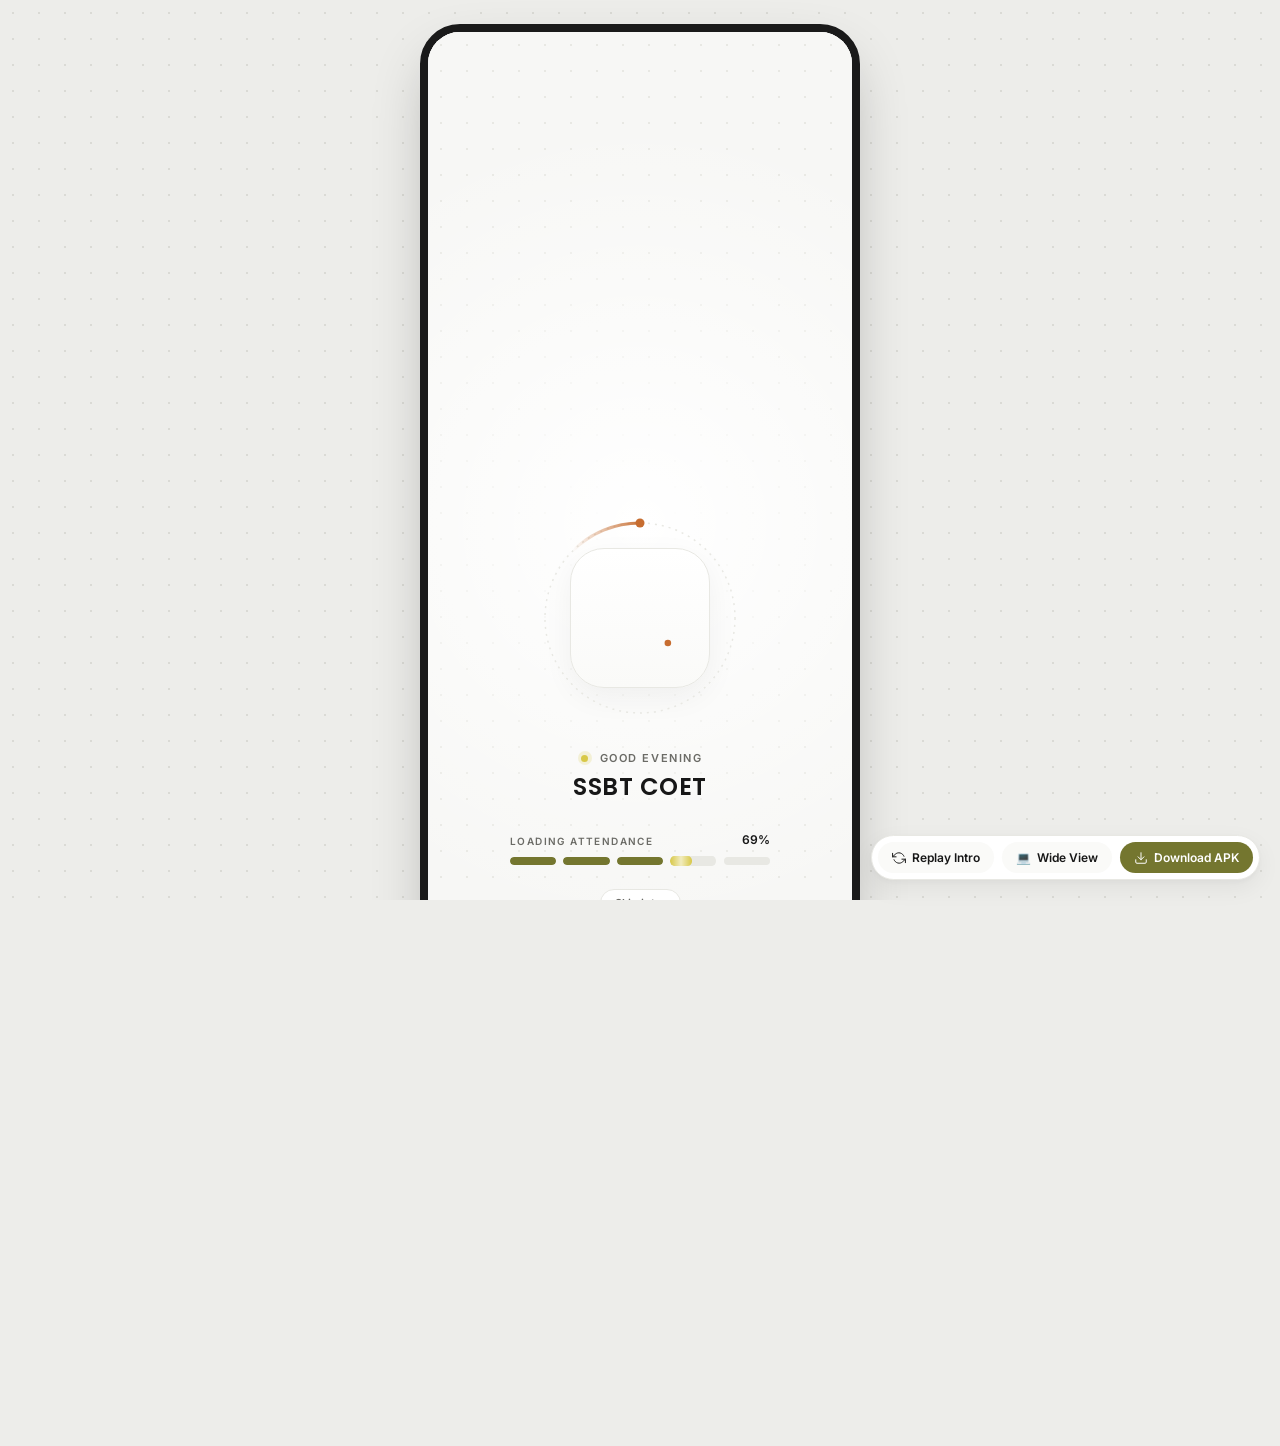
<file: index.html>
<!DOCTYPE html>
<html lang="en" data-theme="ssbt">
<head>
  <meta charset="UTF-8" />
  <meta name="viewport" content="width=device-width, initial-scale=1.0, viewport-fit=cover" />
  <title>SSBT COET — Departmental System & Student Portal</title>
  <meta name="description" content="Official student portal and departmental system for the Department of Computer Engineering, SSBT's College of Engineering & Technology, Bambhori, Jalgaon." />
  <link rel="preconnect" href="https://fonts.googleapis.com" />
  <link rel="preconnect" href="https://fonts.gstatic.com" crossorigin />
  <link href="https://fonts.googleapis.com/css2?family=Inter:wght@400;500;600;700&family=Poppins:wght@500;600;700&display=swap" rel="stylesheet" />
  <link rel="stylesheet" href="style.css?v=3.0" />
  <link rel="icon" type="image/png" href="ssbt_emblem.png" />
  <style>
    /* Inlined Glass Button Styles for Guaranteed Instant Rendering */
    .perf-glass-wrapper {
      margin-top: 16px;
      width: 100%;
    }
    .glass-perf-button {
      width: 100%;
      box-sizing: border-box;
      display: flex;
      align-items: center;
      justify-content: space-between;
      gap: 12px;
      padding: 12px 18px;
      border-radius: 14px;
      background: rgba(255, 255, 255, 0.7);
      backdrop-filter: blur(16px) saturate(190%);
      -webkit-backdrop-filter: blur(16px) saturate(190%);
      border: 1.5px solid rgba(255, 255, 255, 0.9);
      box-shadow: 0 4px 18px rgba(0, 0, 0, 0.04), 0 1px 3px rgba(0, 0, 0, 0.02), inset 0 1px 1.5px rgba(255, 255, 255, 1);
      color: var(--ink, #171717);
      font-family: var(--font-head, inherit);
      font-size: 14px;
      font-weight: 600;
      letter-spacing: -0.01em;
      cursor: pointer;
      position: relative;
      overflow: hidden;
      transition: all 0.28s cubic-bezier(0.2, 0.8, 0.2, 1);
      outline: none;
    }
    .glass-perf-button:hover {
      transform: translateY(-2px);
      background: rgba(255, 255, 255, 0.92);
      border-color: rgba(116, 118, 47, 0.45);
      box-shadow: 0 8px 24px rgba(116, 118, 47, 0.16), inset 0 1px 2px rgba(255, 255, 255, 1);
      color: var(--accent, #74762F);
    }
    .glass-perf-button:active {
      transform: scale(0.985);
    }
    .glass-btn-icon-box {
      width: 32px;
      height: 32px;
      border-radius: 9px;
      background: rgba(116, 118, 47, 0.12);
      color: var(--accent, #74762F);
      display: flex;
      align-items: center;
      justify-content: center;
      flex-shrink: 0;
      transition: all 0.25s cubic-bezier(0.2, 0.8, 0.2, 1);
    }
    .glass-perf-button:hover .glass-btn-icon-box {
      background: var(--accent, #74762F);
      color: var(--on-accent, #FFFFFF);
      transform: scale(1.08) rotate(4deg);
    }
    .glass-btn-label {
      flex: 1;
      text-align: left;
      white-space: nowrap;
    }
    .glass-btn-arrow {
      color: var(--accent, #74762F);
      flex-shrink: 0;
      transition: transform 0.25s ease;
    }
    .glass-perf-button:hover .glass-btn-arrow {
      transform: translateX(4px);
    }
    .glass-shimmer {
      position: absolute;
      top: 0;
      left: -120%;
      width: 60%;
      height: 100%;
      background: linear-gradient(90deg, transparent, rgba(255, 255, 255, 0.5), transparent);
      transform: skewX(-22deg);
      pointer-events: none;
      transition: left 0.75s ease;
    }
    .glass-perf-button:hover .glass-shimmer {
      left: 150%;
    }
  </style>
</head>
<body>

<div class="page-stage">
  <div class="device-frame" id="deviceFrame">

    <!-- Device Top Status Bar (Simulated for realism) -->
    <div class="device-status-bar">
      <span>12:45</span>
      <div style="display: flex; gap: 6px; align-items: center;">
        <svg width="14" height="12" viewBox="0 0 16 12" fill="currentColor">
          <path d="M0 10h2v2H0zm3-3h2v5H3zm3-3h2v8H6zm3-3h2v11H9zm3-1h2v12h-2z" />
        </svg>
        <svg width="14" height="12" viewBox="0 0 16 12" fill="currentColor">
          <path d="M8 2.5a8.7 8.7 0 0 1 5.7 2.1l-1.3 1.4A6.8 6.8 0 0 0 8 4.5c-1.8 0-3.4.7-4.4 1.5L2.3 4.6A8.7 8.7 0 0 1 8 2.5zm0 4a4.8 4.8 0 0 1 3.2 1.2L8 11.5 4.8 7.7A4.8 4.8 0 0 1 8 6.5z"/>
        </svg>
        <svg width="18" height="10" viewBox="0 0 22 12" fill="currentColor">
          <rect x="1" y="1" width="17" height="10" rx="3" fill="none" stroke="currentColor" stroke-width="1.8"/>
          <rect x="3" y="3" width="11" height="6" rx="1.5"/>
          <path d="M20 4.5v3" stroke="currentColor" stroke-width="1.8" stroke-linecap="round"/>
        </svg>
      </div>
    </div>

    <!-- =======================================================================
         STARTUP / SPLASH SCREEN OVERLAY (SplashScreen.kt replica)
         ======================================================================= -->
    <div class="splash-overlay" id="splashOverlay">
      <div class="splash-content" id="splashContent">
        
        <!-- Orbit Stage (210px) -->
        <div class="orbit-stage">
          <svg class="orbit-svg" viewBox="0 0 210 210">
            <!-- Dashed orbit circle -->
            <circle class="orbit-dashed-ring" cx="105" cy="105" r="95" />
            
            <!-- Rotating group with satellite & flame gradient trail -->
            <g class="orbit-rotator">
              <defs>
                <linearGradient id="flameTrailGrad" x1="0%" y1="0%" x2="100%" y2="0%">
                  <stop offset="0%" stop-color="var(--flame)" stop-opacity="0" />
                  <stop offset="100%" stop-color="var(--flame)" stop-opacity="0.95" />
                </linearGradient>
              </defs>
              <!-- 45-degree trail arc ending at top (105, 10) -->
              <path d="M 37.8 37.8 A 95 95 0 0 1 105 10" fill="none" stroke="url(#flameTrailGrad)" stroke-width="3" stroke-linecap="round" />
              <!-- Satellite circle -->
              <circle cx="105" cy="10" r="4.5" fill="var(--flame)" />
            </g>
          </svg>

          <!-- Floating squircle tile (140px, rounded corners 34px) -->
          <div class="splash-tile" id="splashTile">
            <!-- CapMark stroke-by-stroke SVG -->
            <svg class="cap-mark-svg" viewBox="0 0 120 100">
              <!-- Board -->
              <path class="cap-stroke-board" d="M 60 24 L 112 44 L 60 64 L 8 44 Z" />
              <!-- Base -->
              <path class="cap-stroke-base" d="M 30 54 L 30 74 C 42 84 78 84 90 74 L 90 54" />
              <!-- Tassel -->
              <path class="cap-stroke-tassel" d="M 60 44 L 98 52 L 98 82" />
              <!-- Knot -->
              <circle class="cap-knot" cx="98" cy="84" r="4.5" />
            </svg>
          </div>
        </div>

        <!-- Dynamic Greeting Eyebrow -->
        <div class="splash-eyebrow-row">
          <div class="splash-gold-dot"></div>
          <span class="eyebrow" id="splashGreetingText">GOOD MORNING</span>
        </div>

        <!-- College Title -->
        <div class="splash-title">SSBT COET</div>

        <!-- Status & Percentage Row -->
        <div class="splash-status-row">
          <span class="splash-status-label" id="splashStatusLabel">INITIALIZING</span>
          <span class="splash-percent-label" id="splashPercentLabel">0%</span>
        </div>

        <!-- 5 Progress Segments -->
        <div class="splash-segments">
          <div class="splash-segment" id="splashSeg0"><div class="splash-segment-fill"></div></div>
          <div class="splash-segment" id="splashSeg1"><div class="splash-segment-fill"></div></div>
          <div class="splash-segment" id="splashSeg2"><div class="splash-segment-fill"></div></div>
          <div class="splash-segment" id="splashSeg3"><div class="splash-segment-fill"></div></div>
          <div class="splash-segment" id="splashSeg4"><div class="splash-segment-fill"></div></div>
        </div>

        <!-- Skip Button -->
        <button class="splash-skip-btn" id="splashSkipBtn">Skip intro</button>
      </div>
    </div>

    <!-- =======================================================================
         HOME HEADER (HomeScreen.kt)
         ======================================================================= -->
    <header class="home-header">
      <!-- Menu Button -->
      <button class="icon-btn tappable" id="headerMenuBtn" aria-label="Open navigation menu">
        <svg class="i" width="20" height="20" viewBox="0 0 24 24">
          <path d="M4 7.5h16M4 12h16M4 16.5h11" />
        </svg>
      </button>

      <!-- Brand (Emblem & Name) -->
      <div class="header-brand">
        <div class="header-emblem-ring">
          <img src="ssbt_emblem.png" alt="SSBT COET Emblem" class="header-emblem-img" />
        </div>
        <div class="header-brand-text">
          <span class="header-brand-name">SSBT COET</span>
          <span class="header-brand-sub">Bambhori, Jalgaon</span>
        </div>
      </div>

      <!-- Download APK Button (as in user screenshot) -->
      <a href="ssbt-college-app.apk" download="ssbt-college-app.apk" class="icon-btn tappable" id="headerDownloadBtn" aria-label="Download APK">
        <svg class="i" width="20" height="20" viewBox="0 0 24 24">
          <path d="M21 15v4a2 2 0 0 1-2 2H5a2 2 0 0 1-2-2v-4M7 10l5 5 5-5M12 15V3" />
        </svg>
      </a>

      <!-- Theme Toggle Button -->
      <button class="icon-btn tappable" id="headerThemeBtn" aria-label="Toggle theme picker">
        <svg class="i" width="20" height="20" viewBox="0 0 24 24">
          <path d="M12 3a9 9 0 1 0 0 18c1.1 0 1.8-.8 1.8-1.7 0-.5-.2-.9-.5-1.2-.3-.3-.5-.7-.5-1.2 0-.9.8-1.7 1.7-1.7H16a5 5 0 0 0 5-5C21 6.4 17 3 12 3z" />
          <circle cx="7.5" cy="11" r="1.1" fill="currentColor" />
          <circle cx="10.5" cy="7.2" r="1.1" fill="currentColor" />
          <circle cx="15" cy="7.6" r="1.1" fill="currentColor" />
        </svg>
      </button>

      <!-- Notifications Bell Button -->
      <button class="icon-btn tappable" id="headerNotifBtn" aria-label="Notifications">
        <svg class="i" width="20" height="20" viewBox="0 0 24 24">
          <path d="M6 9a6 6 0 0 1 12 0c0 6.5 2.5 8 2.5 8h-17S6 15.5 6 9M10.3 20.5a2 2 0 0 0 3.4 0" />
        </svg>
        <div class="icon-badge-dot"></div>
      </button>
    </header>

    <div class="hairline"></div>

    <!-- =======================================================================
         INLINE THEME SLIDER STRIP (ThemeSlider.kt)
         ======================================================================= -->
    <div class="theme-slider-strip" id="themeSliderStrip">
      <div class="theme-slider-header">
        <span class="eyebrow">THEME</span>
        <button class="theme-slider-match" id="matchDeviceBtn">Match device</button>
      </div>
      <div class="theme-chips-scroll" id="themeChipsScroll">
        <!-- Rendered by app.js -->
      </div>
    </div>

    <!-- =======================================================================
         VIEW 1: HOME SCREEN (Default Active)
         ======================================================================= -->
    <main class="main-scroll-view" id="homeScreenView">
      
      <!-- Student Profile Card (AppearIn delay 0) -->
      <div class="ssbt-card profile-card appear-in delay-0">
        <div class="profile-header-row">
          <div>
            <div class="profile-greeting-row">
              <div class="profile-gold-dot"></div>
              <span class="eyebrow" id="profileGreetingText">GOOD MORNING</span>
            </div>
            <div class="profile-name">Piyush Mali</div>
            <div class="profile-prog">B.Tech Computer Engg · T.Y. (Sem VI)</div>
          </div>
          <div class="profile-avatar">PM</div>
        </div>

        <!-- Check Your Performance Glass Button (View Only) -->
        <div class="perf-glass-wrapper">
          <button type="button" class="glass-perf-button tappable" onclick="window.appShowScreen('attendance')" id="btnCheckPerformance" aria-label="Check Your Performance">
            <span class="glass-btn-icon-box">
              <svg width="18" height="18" viewBox="0 0 24 24" fill="none" stroke="currentColor" stroke-width="2.2" stroke-linecap="round" stroke-linejoin="round">
                <path d="M18 20V10M12 20V4M6 20v-6" />
              </svg>
            </span>
            <span class="glass-btn-label">Check Your Performance</span>
            <svg class="glass-btn-arrow" width="16" height="16" viewBox="0 0 24 24" fill="none" stroke="currentColor" stroke-width="2.4" stroke-linecap="round" stroke-linejoin="round">
              <path d="M5 12h14M12 5l7 7-7 7" />
            </svg>
            <div class="glass-shimmer"></div>
          </button>
        </div>
      </div>

      <!-- Quick Access Section (AppearIn delay 1) -->
      <section class="quick-access-section appear-in delay-1">
        <div class="section-header">
          <span class="section-title">Quick access</span>
        </div>
        <div class="quick-grid">
          <!-- 1. Notes Tile -->
          <div class="ssbt-card quick-tile tappable accent-olive" id="tileNotes">
            <div class="tile-icon-box">
              <svg class="i" width="19" height="19" viewBox="0 0 24 24">
                <path d="M14 3H7a2 2 0 0 0-2 2v14a2 2 0 0 0 2 2h10a2 2 0 0 0 2-2V8zM14 3v5h5M9 13h6M9 17h4" />
              </svg>
            </div>
            <div class="tile-title">Notes</div>
            <div class="tile-caption">Lecture & study PDFs</div>
          </div>

          <!-- 2. Attendance Tile (Clicks to Attendance Screen) -->
          <div class="ssbt-card quick-tile tappable accent-flame" id="tileAttendance">
            <div class="tile-icon-box">
              <svg class="i" width="19" height="19" viewBox="0 0 24 24">
                <circle cx="9" cy="8" r="3.5" />
                <path d="M3 20v-1a5 5 0 0 1 5-5h2a5 5 0 0 1 5 5v1m3-9 2 2 4-4" />
              </svg>
            </div>
            <div class="tile-title">Attendance</div>
            <div class="tile-caption" style="color: var(--flame-accent); font-weight: 600;">85% present</div>
          </div>

          <!-- 3. Results Tile -->
          <div class="ssbt-card quick-tile tappable accent-gold" id="tileResults">
            <div class="tile-icon-box">
              <svg class="i" width="19" height="19" viewBox="0 0 24 24">
                <circle cx="12" cy="8.5" r="5" />
                <path d="m8.5 13-1.5 8 5-2.5 5 2.5-1.5-8" />
              </svg>
            </div>
            <div class="tile-title">Results</div>
            <div class="tile-caption">Sem V · A+ (8.65)</div>
          </div>

          <!-- 4. Time Table Tile -->
          <div class="ssbt-card quick-tile tappable accent-brick" id="tileTimetable">
            <div class="tile-icon-box">
              <svg class="i" width="19" height="19" viewBox="0 0 24 24">
                <rect x="3.5" y="5" width="17" height="15.5" rx="2.5" />
                <path d="M8 3v4M16 3v4M3.5 10h17M8 14h4M8 17h6" />
              </svg>
            </div>
            <div class="tile-title">Time Table</div>
            <div class="tile-caption">4 classes today</div>
          </div>

          <!-- 5. Syllabus Tile -->
          <div class="ssbt-card quick-tile tappable accent-olive" id="tileSyllabus">
            <div class="tile-icon-box">
              <svg class="i" width="19" height="19" viewBox="0 0 24 24">
                <path d="M4.5 19.5A2.5 2.5 0 0 1 7 17h12.5M7 3h12.5v18H7a2.5 2.5 0 0 1-2.5-2.5v-13A2.5 2.5 0 0 1 7 3z" />
              </svg>
            </div>
            <div class="tile-title">Syllabus</div>
            <div class="tile-caption">Curriculum & Units</div>
          </div>

          <!-- 6. Faculty Contacts Tile -->
          <div class="ssbt-card quick-tile tappable accent-flame" id="tileFaculty">
            <div class="tile-icon-box">
              <svg class="i" width="19" height="19" viewBox="0 0 24 24">
                <path d="M22 16.92v3a2 2 0 0 1-2.18 2 19.79 19.79 0 0 1-8.63-3.07 19.5 19.5 0 0 1-6-6 19.79 19.79 0 0 1-3.07-8.67A2 2 0 0 1 4.11 2h3a2 2 0 0 1 2 1.72 12.84 12.84 0 0 0 .7 2.81 2 2 0 0 1-.45 2.11L8.09 9.91a16 16 0 0 0 6 6l1.27-1.27a2 2 0 0 1 2.11-.45 12.84 12.84 0 0 0 2.81.7A2 2 0 0 1 22 16.92z" />
                <path d="M14 2a8 8 0 0 1 8 8M14 6a4 4 0 0 1 4 4" />
              </svg>
            </div>
            <div class="tile-title">Faculty Contacts</div>
            <div class="tile-caption">Dept Directory</div>
          </div>
        </div>
      </section>

      <!-- Today's Classes Section (AppearIn delay 2) -->
      <section class="classes-section appear-in delay-2">
        <div class="section-header">
          <span class="section-title">Today's classes</span>
          <button class="section-link tappable" onclick="window.appOpenModal('timetableModal')">Timetable</button>
        </div>
        <div class="ssbt-card classes-card">
          <!-- Class 1: Now -->
          <div class="class-row" onclick="window.appOpenModal('timetableModal')">
            <div class="class-time-col">
              <span class="class-time-start">10:00</span>
              <span class="class-time-end">11:00</span>
            </div>
            <div class="class-status-bar now"></div>
            <div class="class-info-col">
              <div class="class-subject">Compiler Design</div>
              <div class="class-location-row">
                <svg class="i" width="13" height="13" viewBox="0 0 24 24"><path d="M19 10c0 5.5-7 11-7 11s-7-5.5-7-11a7 7 0 0 1 14 0z"/><circle cx="12" cy="10" r="2.5"/></svg>
                <span>Room 204 · Prof. M. V. Rawandale</span>
              </div>
            </div>
            <span class="pill-badge" style="background: var(--pill-bg); color: var(--pill-fg); margin-left: 8px;">NOW</span>
          </div>

          <div class="hairline"></div>

          <!-- Class 2 -->
          <div class="class-row" onclick="window.appOpenModal('timetableModal')">
            <div class="class-time-col">
              <span class="class-time-start">11:15</span>
              <span class="class-time-end">12:15</span>
            </div>
            <div class="class-status-bar"></div>
            <div class="class-info-col">
              <div class="class-subject">Data Science & AI</div>
              <div class="class-location-row">
                <svg class="i" width="13" height="13" viewBox="0 0 24 24"><path d="M19 10c0 5.5-7 11-7 11s-7-5.5-7-11a7 7 0 0 1 14 0z"/><circle cx="12" cy="10" r="2.5"/></svg>
                <span>Lab 3 · Prof. S. R. Suralkar</span>
              </div>
            </div>
          </div>

          <div class="hairline"></div>

          <!-- Class 3 -->
          <div class="class-row" onclick="window.appOpenModal('timetableModal')">
            <div class="class-time-col">
              <span class="class-time-start">02:00</span>
              <span class="class-time-end">04:00</span>
            </div>
            <div class="class-status-bar"></div>
            <div class="class-info-col">
              <div class="class-subject">Web Technology Lab</div>
              <div class="class-location-row">
                <svg class="i" width="13" height="13" viewBox="0 0 24 24"><path d="M19 10c0 5.5-7 11-7 11s-7-5.5-7-11a7 7 0 0 1 14 0z"/><circle cx="12" cy="10" r="2.5"/></svg>
                <span>CC3 · Prof. N. K. Patil</span>
              </div>
            </div>
          </div>
        </div>
      </section>

      <!-- Upcoming Events Section (AppearIn delay 3) -->
      <section class="events-section appear-in delay-3">
        <div class="section-header">
          <span class="section-title">Upcoming events</span>
          <button class="section-link tappable" onclick="window.appOpenModal('notifModal')">See all</button>
        </div>
        <div class="ssbt-card events-card">
          <!-- Event 1 -->
          <div class="event-row" onclick="window.appOpenModal('notifModal')">
            <div class="event-date-chip olive">
              <span class="event-chip-month">OCT</span>
              <span class="event-chip-day">22</span>
            </div>
            <div class="event-info-col">
              <div class="event-title">Technical Symposium 2026</div>
              <div class="event-detail">Main Auditorium · 10:00 AM</div>
            </div>
            <svg class="i event-chevron" width="18" height="18" viewBox="0 0 24 24"><path d="m9 6 6 6-6 6"/></svg>
          </div>

          <div class="hairline"></div>

          <!-- Event 2 -->
          <div class="event-row" onclick="window.appOpenModal('notifModal')">
            <div class="event-date-chip brick">
              <span class="event-chip-month">OCT</span>
              <span class="event-chip-day">28</span>
            </div>
            <div class="event-info-col">
              <div class="event-title">Mid-Sem Exams Begin</div>
              <div class="event-detail">Check seating arrangement</div>
            </div>
            <svg class="i event-chevron" width="18" height="18" viewBox="0 0 24 24"><path d="m9 6 6 6-6 6"/></svg>
          </div>

          <div class="hairline"></div>

          <!-- Event 3 -->
          <div class="event-row" onclick="window.appOpenModal('notifModal')">
            <div class="event-date-chip flame">
              <span class="event-chip-month">NOV</span>
              <span class="event-chip-day">12</span>
            </div>
            <div class="event-info-col">
              <div class="event-title">Annual TechFest "Milestone"</div>
              <div class="event-detail">Department of Computer Engineering</div>
            </div>
            <svg class="i event-chevron" width="18" height="18" viewBox="0 0 24 24"><path d="m9 6 6 6-6 6"/></svg>
          </div>
        </div>
      </section>

      <!-- 1-Tap APK Download Banner Card -->
      <section style="margin-top: 24px;" class="appear-in delay-4">
        <div class="ssbt-card" style="padding: 16px; background: linear-gradient(135deg, var(--surface) 0%, var(--surface-2) 100%); border-color: var(--accent);">
          <div style="display: flex; align-items: center; justify-content: space-between;">
            <div>
              <div class="eyebrow" style="color: var(--accent);">NATIVE ANDROID APP</div>
              <div style="font-size: 15px; font-weight: 600; color: var(--ink); margin-top: 2px;">SSBT College APK (13.6 MB)</div>
              <div style="font-size: 11px; color: var(--muted); margin-top: 2px;">100% Jetpack Compose · Material 3</div>
            </div>
            <a href="ssbt-college-app.apk" download="ssbt-college-app.apk" class="desktop-control-btn accent-cta" style="flex-shrink: 0;">
              <svg class="i" width="16" height="16" viewBox="0 0 24 24"><path d="M21 15v4a2 2 0 0 1-2 2H5a2 2 0 0 1-2-2v-4M7 10l5 5 5-5M12 15V3"/></svg>
              <span>Download</span>
            </a>
          </div>
        </div>
      </section>

    </main>

    <!-- =======================================================================
         VIEW 2: ATTENDANCE SCREEN (attendance.kt full replica)
         ======================================================================= -->
    <div class="attendance-screen-view" id="attendanceScreenView">
      <!-- Attendance Header -->
      <header class="screen-header">
        <button class="icon-btn tappable" id="attendanceBackBtn" aria-label="Back to home">
          <svg class="i" width="20" height="20" viewBox="0 0 24 24">
            <path d="M19 12H5M12 19l-7-7 7-7" />
          </svg>
        </button>

        <div class="screen-header-text">
          <span class="screen-header-title">Attendance Register</span>
          <span class="screen-header-sub">Academic Record · SSBT COET</span>
        </div>

        <button class="excel-view-badge-btn tappable" id="excelViewBtn">
          <svg class="i" width="15" height="15" viewBox="0 0 24 24">
            <rect x="3.5" y="4.5" width="17" height="15.5" rx="2.5" />
            <path d="M3.5 10h17M10 4.5v15.5" />
          </svg>
          <span>Excel View</span>
        </button>
      </header>

      <div class="hairline"></div>

      <div class="attendance-scroll-content">
        
        <!-- Student Excel Register Record Card -->
        <div class="ssbt-card excel-attr-card">
          <div class="excel-badge-row">
            <div style="display: flex; align-items: center; gap: 8px;">
              <div class="excel-record-dot"></div>
              <span class="eyebrow">EXCEL REGISTER RECORD</span>
            </div>
            <span class="pill-badge" style="background: var(--accent-soft); color: var(--accent);">2025-26</span>
          </div>

          <div class="excel-student-name">Piyush Pradeep Mali</div>
          <div class="excel-student-sub">B.Tech Computer Engineering · Semester VI · Third Year</div>

          <div class="excel-pills-grid">
            <div class="excel-pill-item highlight">
              <span class="eyebrow" style="font-size: 9px;">ROLL NO</span>
              <div class="excel-pill-box">42</div>
            </div>
            <div class="excel-pill-item" style="flex: 1.3;">
              <span class="eyebrow" style="font-size: 9px;">PRN NUMBER</span>
              <div class="excel-pill-box">72112345H</div>
            </div>
            <div class="excel-pill-item">
              <span class="eyebrow" style="font-size: 9px;">DIV & BATCH</span>
              <div class="excel-pill-box">A / B2</div>
            </div>
          </div>

          <div class="excel-footer-row">
            <span>Department of Computer Engineering</span>
            <span>22 Oct 2026 (Live Register)</span>
          </div>
        </div>

        <!-- Overall Attendance Hero Card -->
        <div class="ssbt-card hero-attendance-card">
          <div style="display: flex; justify-content: space-between; align-items: center;">
            <div>
              <div class="eyebrow">OVERALL ATTENDANCE</div>
              <div style="font-size: 15px; font-weight: 600; color: var(--ink); margin-top: 2px;">Aggregate Register</div>
            </div>
            <div class="criteria-pill eligible">
              <svg class="i" width="13" height="13" viewBox="0 0 24 24"><circle cx="12" cy="12" r="9"/><path d="m8.5 12.5 2.5 2.5 5-5"/></svg>
              <span>CRITERIA MET</span>
            </div>
          </div>

          <!-- Circular Gauge & Info -->
          <div class="hero-gauge-row">
            <div class="circular-gauge-box">
              <svg class="gauge-svg" viewBox="0 0 100 100">
                <circle class="gauge-track" cx="50" cy="50" r="38" />
                <!-- 85% of sweep (stroke-dasharray 210, dashoffset 210 * 0.15 = 31.5) -->
                <circle class="gauge-progress" cx="50" cy="50" r="38" style="stroke-dashoffset: 31.5;" />
              </svg>
              <div class="gauge-inner-text">
                <span class="gauge-percent">85.0%</span>
                <span class="gauge-sub">PRESENT</span>
              </div>
            </div>

            <div class="hero-gauge-info">
              <div class="hero-exam-status">Eligible for End-Sem Exam</div>
              <div class="hero-exam-sub">Attended 175 of 206 conducted academic sessions across all subjects.</div>
              <div class="safe-buffer-pill">Safe Buffer: Can miss up to 27 sessions</div>
            </div>
          </div>

          <!-- 4 Stat Tiles -->
          <div class="attendance-stats-4col">
            <div class="stat-tile-4">
              <span class="stat-tile-title">Conducted</span>
              <span class="stat-tile-value">206</span>
              <span class="stat-tile-caption">Total Sessions</span>
            </div>
            <div class="stat-tile-4">
              <span class="stat-tile-title">Attended</span>
              <span class="stat-tile-value accent">175</span>
              <span class="stat-tile-caption">Present</span>
            </div>
            <div class="stat-tile-4">
              <span class="stat-tile-title">Absent</span>
              <span class="stat-tile-value">31</span>
              <span class="stat-tile-caption">Missed</span>
            </div>
            <div class="stat-tile-4">
              <span class="stat-tile-title">Required</span>
              <span class="stat-tile-value">75%</span>
              <span class="stat-tile-caption">Univ. Norm</span>
            </div>
          </div>
        </div>

        <!-- Theory & Practical Breakdown -->
        <div class="ssbt-card theory-practical-card">
          <div class="eyebrow">SESSION BREAKDOWN</div>
          
          <div class="progress-bar-row">
            <div class="progress-bar-header">
              <span>Theory Sessions (5 Subjects)</span>
              <span><strong>85.5%</strong> (159 / 186)</span>
            </div>
            <div class="bar-track">
              <div class="bar-fill" style="width: 85.5%;"></div>
            </div>
          </div>

          <div class="progress-bar-row">
            <div class="progress-bar-header">
              <span>Practical Sessions (2 Labs)</span>
              <span><strong style="color: var(--gold-accent);">93.3%</strong> (28 / 30)</span>
            </div>
            <div class="bar-track">
              <div class="bar-fill gold" style="width: 93.3%;"></div>
            </div>
          </div>
        </div>

        <!-- Subject-wise Attendance Section Header with Filter Pills -->
        <div style="margin-top: 8px;">
          <div class="section-title">Subject-wise Attendance</div>
          <div class="filter-pills-row">
            <button class="filter-pill-btn active" data-filter="all">All (7)</button>
            <button class="filter-pill-btn" data-filter="theory">Theory (5)</button>
            <button class="filter-pill-btn" data-filter="practical">Practical (2)</button>
            <button class="filter-pill-btn" data-filter="critical">Critical (&lt;75%)</button>
          </div>
        </div>

        <!-- Dynamic Subject Cards Container -->
        <div id="subjectCardsContainer">
          <!-- Rendered dynamically by app.js -->
        </div>

        <!-- Academic Regulations Card -->
        <div class="academic-rules-card">
          <div class="rules-title">KBCNMU University Attendance Ordinance</div>
          <div class="rules-text">
            Under section 84(1)(b) of the Maharashtra Public Universities Act, 2016, a student must secure a minimum of 75% attendance in theory and practical courses separately to become eligible to appear for semester examination. In genuine medical illness cases, leave applications (Form 4B) must be submitted within 7 days of returning to campus.
          </div>
        </div>

      </div>
    </div>

    <!-- =======================================================================
         VIEW 3: ACADEMIC CALENDAR SCREEN (Matched with user screenshot)
         ======================================================================= -->
    <div class="calendar-screen-view" id="calendarScreenView">
      <div class="calendar-scroll-content">
        
        <!-- Header row: Title & Term Badge -->
        <div class="calendar-title-row">
          <h1 class="calendar-title">Academic Calendar</h1>
          <span class="calendar-term-badge">TERM 2026-27</span>
        </div>

        <!-- Calendar Month Card -->
        <div class="ssbt-card cal-card">
          <div class="cal-card-header">
            <span class="cal-month-title" id="calMonthTitle">October 2026</span>
            <span class="cal-sem-label">Odd Semester</span>
          </div>

          <div class="cal-weekdays-row">
            <span>Su</span><span>Mo</span><span>Tu</span><span>We</span><span>Th</span><span>Fr</span><span>Sa</span>
          </div>

          <!-- 7-column day grid (Rendered by app.js from Excel Master Dataset) -->
          <div class="cal-days-grid" id="calDaysGrid">
            <!-- Dynamically populated by app.js -->
          </div>

          <!-- Calendar Event Dots Legend -->
          <div class="cal-legend-row">
            <span class="cal-legend-item"><span class="cal-legend-dot dot-blue"></span>Exam</span>
            <span class="cal-legend-item"><span class="cal-legend-dot dot-red"></span>Event Day</span>
            <span class="cal-legend-item"><span class="cal-legend-dot dot-green"></span>Other</span>
          </div>
        </div>

        <!-- Events List Card (Appears & focuses below the calendar) -->
        <div class="ssbt-card cal-events-card" id="calEventsCard">
          <div id="calEventsListContainer">
            <!-- Dynamically populated by app.js -->
          </div>
        </div>

      </div>
    </div>

    <!-- =======================================================================
         VIEW 4: OTHER TABS CONTAINER (Courses, Events)
         ======================================================================= -->
    <div class="tab-view-container" id="otherTabsContainer">
      <div style="display: flex; align-items: center; justify-content: space-between;">
        <h2 id="otherTabTitle" style="font-family: var(--font-head); font-size: 18px; color: var(--ink);">Courses</h2>
        <button class="icon-btn tappable" onclick="window.appShowScreen('home')" style="width: 36px; height: 36px;">
          <svg class="i" width="16" height="16" viewBox="0 0 24 24"><path d="M19 12H5M12 19l-7-7 7-7"/></svg>
        </button>
      </div>
      <div id="otherTabBody"></div>
    </div>

    <!-- =======================================================================
         BOTTOM NAVIGATION BAR (HomeBottomBar in HomeScreen.kt)
         ======================================================================= -->
    <nav class="bottom-nav-bar">
      <div class="hairline"></div>
      <div class="nav-hairline-indicator" id="navIndicator"></div>
      <div class="nav-buttons-row">
        <!-- 1. Home -->
        <button class="nav-tab-btn selected" data-tab="home" aria-label="Home">
          <svg class="i nav-tab-icon" viewBox="0 0 24 24">
            <path d="m3 9.5 9-7 9 7v10.5a2 2 0 0 1-2 2H5a2 2 0 0 1-2-2zM9 22V12h6v10" />
          </svg>
          <span class="nav-tab-label">Home</span>
        </button>

        <!-- 2. Courses -->
        <button class="nav-tab-btn" data-tab="courses" aria-label="Courses">
          <svg class="i nav-tab-icon" viewBox="0 0 24 24">
            <path d="M22 10v6M2 10l10-5 10 5-10 5zM6 12v5c0 3 3 5 6 5s6-2 6-5v-5" />
          </svg>
          <span class="nav-tab-label">Courses</span>
        </button>

        <!-- 3. Events -->
        <button class="nav-tab-btn" data-tab="events" aria-label="Events">
          <svg class="i nav-tab-icon" viewBox="0 0 24 24">
            <path d="M4.5 15s1-1 4-1 5 2 8 2 3-1 3-1V3.5s-1 1-3 1-5-2-8-2-4 1-4 1zM4.5 21.5V15" />
            <circle cx="12" cy="7.5" r="1.5" fill="currentColor" />
          </svg>
          <span class="nav-tab-label">Events</span>
        </button>

        <!-- 4. Calendar -->
        <button class="nav-tab-btn" data-tab="calendar" aria-label="Calendar">
          <svg class="i nav-tab-icon" viewBox="0 0 24 24">
            <rect x="3" y="4.5" width="18" height="16" rx="3" />
            <path d="M3 9.5h18M8 2.5v4M16 2.5v4" />
            <circle cx="8" cy="14" r="1" fill="currentColor" />
            <circle cx="12" cy="14" r="1" fill="currentColor" />
            <circle cx="16" cy="14" r="1" fill="currentColor" />
          </svg>
          <span class="nav-tab-label">Calendar</span>
        </button>

        <!-- 5. Profile -->
        <button class="nav-tab-btn" data-tab="profile" aria-label="Profile">
          <svg class="i nav-tab-icon" viewBox="0 0 24 24">
            <circle cx="12" cy="7.5" r="4.25" />
            <path d="M4.5 20.5a7.5 7.5 0 0 1 15 0" />
          </svg>
          <span class="nav-tab-label">Profile</span>
        </button>
      </div>
    </nav>

    <!-- =======================================================================
         SLIDE-IN NAVIGATION DRAWER (MenuDrawer.kt)
         ======================================================================= -->
    <div class="drawer-backdrop" id="drawerBackdrop">
      <aside class="drawer-panel" id="drawerPanel">
        <div class="drawer-header">
          <div class="drawer-emblem-box">
            <img src="ssbt_emblem.png" alt="SSBT COET Emblem" class="drawer-emblem-img" />
          </div>
          <div class="drawer-title">SSBT's COET</div>
          <div class="drawer-sub">Bambhori, Post Box No. 94, Jalgaon - 425001</div>
        </div>

        <div class="hairline"></div>

        <nav class="drawer-nav-list">
          <div class="drawer-row" onclick="window.appShowScreen('attendance')">
            <span>Attendance Register</span>
            <svg class="i drawer-row-icon" width="18" height="18" viewBox="0 0 24 24"><path d="m9 6 6 6-6 6"/></svg>
          </div>
          <div class="hairline"></div>

          <div class="drawer-row" onclick="window.appOpenModal('syllabusModal')">
            <span>Course Syllabus & Modules</span>
            <svg class="i drawer-row-icon" width="18" height="18" viewBox="0 0 24 24"><path d="m9 6 6 6-6 6"/></svg>
          </div>
          <div class="hairline"></div>

          <div class="drawer-row" onclick="window.appOpenModal('notifModal')">
            <span>Events & College Activities</span>
            <svg class="i drawer-row-icon" width="18" height="18" viewBox="0 0 24 24"><path d="m9 6 6 6-6 6"/></svg>
          </div>
          <div class="hairline"></div>

          <div class="drawer-row" onclick="document.getElementById('headerThemeBtn').click()">
            <span>Color Theme Preferences</span>
            <svg class="i drawer-row-icon" width="18" height="18" viewBox="0 0 24 24"><path d="m9 6 6 6-6 6"/></svg>
          </div>
          <div class="hairline"></div>

          <div class="drawer-row" onclick="window.appOpenModal('supportModal')">
            <span>Student Help & Support</span>
            <svg class="i drawer-row-icon" width="18" height="18" viewBox="0 0 24 24"><path d="m9 6 6 6-6 6"/></svg>
          </div>
          <div class="hairline"></div>

          <a href="ssbt-college-app.apk" download="ssbt-college-app.apk" class="drawer-row" style="color: var(--accent);">
            <span>Download Android App APK</span>
            <svg class="i" width="18" height="18" viewBox="0 0 24 24"><path d="M21 15v4a2 2 0 0 1-2 2H5a2 2 0 0 1-2-2v-4M7 10l5 5 5-5M12 15V3"/></svg>
          </a>
          <div class="hairline"></div>

          <div class="drawer-row replay-splash-trigger" style="color: var(--muted); font-size: 13px;">
            <span>Replay Startup Intro</span>
            <svg class="i" width="16" height="16" viewBox="0 0 24 24"><path d="M1 4v6h6M23 20v-6h-6M20.49 9A9 9 0 0 0 5.64 5.64L1 10m22 4l-4.64 4.36A9 9 0 0 1 3.51 15"/></svg>
          </div>
        </nav>
      </aside>
    </div>

    <!-- =======================================================================
         MODAL DIALOGS
         ======================================================================= -->

    <!-- 1. Notes Modal -->
    <div class="modal-overlay" id="notesModal">
      <div class="modal-sheet">
        <div class="modal-header">
          <div class="modal-title-col">
            <span class="modal-title">Lecture Notes & Study Material</span>
            <span class="modal-subtitle">Semester VI · Computer Engineering</span>
          </div>
          <button class="modal-close-btn" onclick="window.appCloseModal('notesModal')">✕</button>
        </div>
        <div class="hairline"></div>
        <div class="modal-body">
          <div class="modal-list-item">
            <div>
              <div class="modal-list-title">CS601 · Unit 1: Lexical Analysis</div>
              <div class="modal-list-sub">PDF · 3.2 MB · Prof. M. V. Rawandale</div>
            </div>
            <a href="#" class="modal-download-btn" onclick="alert('Downloading CS601 Unit 1 PDF'); return false;">Download</a>
          </div>
          <div class="modal-list-item">
            <div>
              <div class="modal-list-title">CS602 · Supervised Machine Learning</div>
              <div class="modal-list-sub">PDF · 4.8 MB · Prof. S. R. Suralkar</div>
            </div>
            <a href="#" class="modal-download-btn" onclick="alert('Downloading CS602 ML Notes PDF'); return false;">Download</a>
          </div>
          <div class="modal-list-item">
            <div>
              <div class="modal-list-title">CS604 · Docker & Kubernetes Architecture</div>
              <div class="modal-list-sub">PDF · 5.1 MB · Prof. D. U. Adokar</div>
            </div>
            <a href="#" class="modal-download-btn" onclick="alert('Downloading CS604 DevOps PDF'); return false;">Download</a>
          </div>
        </div>
      </div>
    </div>

    <!-- 2. Results Modal -->
    <div class="modal-overlay" id="resultsModal">
      <div class="modal-sheet">
        <div class="modal-header">
          <div class="modal-title-col">
            <span class="modal-title">Academic Results & SGPA</span>
            <span class="modal-subtitle">PRN: 72112345H · Piyush Mali</span>
          </div>
          <button class="modal-close-btn" onclick="window.appCloseModal('resultsModal')">✕</button>
        </div>
        <div class="hairline"></div>
        <div class="modal-body">
          <div class="ssbt-card" style="padding: 14px; background: var(--surface-2);">
            <div style="display: flex; justify-content: space-between; align-items: center;">
              <div>
                <span class="eyebrow">CUMULATIVE CGPA</span>
                <div style="font-family: var(--font-head); font-size: 24px; font-weight: 700; color: var(--accent);">8.65</div>
              </div>
              <span class="pill-badge" style="background: var(--olive-soft); color: var(--olive);">FIRST CLASS DIST.</span>
            </div>
          </div>
          <div style="display: flex; flex-direction: column; gap: 8px; margin-top: 6px;">
            <div class="modal-list-item">
              <div>
                <div class="modal-list-title">Semester V (Third Year - Term I)</div>
                <div class="modal-list-sub">SGPA: 8.78 · 22 Credits · Passed</div>
              </div>
              <span class="pill-badge">A+</span>
            </div>
            <div class="modal-list-item">
              <div>
                <div class="modal-list-title">Semester IV (Second Year - Term II)</div>
                <div class="modal-list-sub">SGPA: 8.61 · 24 Credits · Passed</div>
              </div>
              <span class="pill-badge">A+</span>
            </div>
            <div class="modal-list-item">
              <div>
                <div class="modal-list-title">Semester III (Second Year - Term I)</div>
                <div class="modal-list-sub">SGPA: 8.52 · 24 Credits · Passed</div>
              </div>
              <span class="pill-badge">A</span>
            </div>
          </div>
        </div>
      </div>
    </div>

    <!-- 3. Timetable Modal -->
    <div class="modal-overlay" id="timetableModal">
      <div class="modal-sheet">
        <div class="modal-header">
          <div class="modal-title-col">
            <span class="modal-title">Weekly Lecture Timetable</span>
            <span class="modal-subtitle">T.Y. Computer Engineering · Div A</span>
          </div>
          <button class="modal-close-btn" onclick="window.appCloseModal('timetableModal')">✕</button>
        </div>
        <div class="hairline"></div>
        <div class="modal-body">
          <div class="modal-list-item">
            <div>
              <div class="modal-list-title">10:00 - 11:00 AM · Compiler Design</div>
              <div class="modal-list-sub">Monday to Thursday · Room 204 · Prof. Rawandale</div>
            </div>
            <span class="pill-badge" style="background: var(--pill-bg); color: var(--pill-fg);">Current</span>
          </div>
          <div class="modal-list-item">
            <div>
              <div class="modal-list-title">11:15 - 12:15 PM · Data Science & AI</div>
              <div class="modal-list-sub">Monday to Friday · Lab 3 · Prof. Suralkar</div>
            </div>
          </div>
          <div class="modal-list-item">
            <div>
              <div class="modal-list-title">01:00 - 02:00 PM · Software Engineering</div>
              <div class="modal-list-sub">Monday, Wednesday, Friday · Room 204 · Prof. Bhole</div>
            </div>
          </div>
          <div class="modal-list-item">
            <div>
              <div class="modal-list-title">02:00 - 04:00 PM · Web Technology Lab</div>
              <div class="modal-list-sub">Batch B2 · CC3 Lab · Prof. N. K. Patil</div>
            </div>
          </div>
        </div>
      </div>
    </div>

    <!-- 4. Syllabus Modal -->
    <div class="modal-overlay" id="syllabusModal">
      <div class="modal-sheet">
        <div class="modal-header">
          <div class="modal-title-col">
            <span class="modal-title">Curriculum & Course Units</span>
            <span class="modal-subtitle">KBCNMU University Syllabus · Sem VI</span>
          </div>
          <button class="modal-close-btn" onclick="window.appCloseModal('syllabusModal')">✕</button>
        </div>
        <div class="hairline"></div>
        <div class="modal-body">
          <div class="modal-list-item">
            <div>
              <div class="modal-list-title">CS601: Compiler Design</div>
              <div class="modal-list-sub">5 Units: Lexical, Syntax, Semantic, Intermediate Code, Target Gen</div>
            </div>
          </div>
          <div class="modal-list-item">
            <div>
              <div class="modal-list-title">CS602: Data Science & AI</div>
              <div class="modal-list-sub">5 Units: Data Prep, Regression, Trees, Neural Networks, Deep Learning</div>
            </div>
          </div>
          <div class="modal-list-item">
            <div>
              <div class="modal-list-title">CS604: Cloud Computing & DevOps</div>
              <div class="modal-list-sub">5 Units: Virtualization, IaaS/PaaS, Containers, CI/CD, Microservices</div>
            </div>
          </div>
        </div>
      </div>
    </div>

    <!-- 5. Faculty Contacts Modal -->
    <div class="modal-overlay" id="facultyModal">
      <div class="modal-sheet">
        <div class="modal-header">
          <div class="modal-title-col">
            <span class="modal-title">Department Faculty Directory</span>
            <span class="modal-subtitle">Department of Computer Engineering</span>
          </div>
          <button class="modal-close-btn" onclick="window.appCloseModal('facultyModal')">✕</button>
        </div>
        <div class="hairline"></div>
        <div class="modal-body">
          <div class="modal-list-item">
            <div>
              <div class="modal-list-title">Prof. S. R. Suralkar</div>
              <div class="modal-list-sub">Professor &amp; Head · AI & Data Science</div>
            </div>
            <a href="mailto:suralkar.ssbt@gmail.com" class="modal-download-btn">Email</a>
          </div>
          <div class="modal-list-item">
            <div>
              <div class="modal-list-title">Prof. M. V. Rawandale</div>
              <div class="modal-list-sub">Associate Professor · Compiler Design</div>
            </div>
            <a href="mailto:rawandale.ssbt@gmail.com" class="modal-download-btn">Email</a>
          </div>
          <div class="modal-list-item">
            <div>
              <div class="modal-list-title">Prof. A. T. Bhole</div>
              <div class="modal-list-sub">Assistant Professor · Software Engineering</div>
            </div>
            <a href="mailto:bhole.ssbt@gmail.com" class="modal-download-btn">Email</a>
          </div>
          <div class="modal-list-item">
            <div>
              <div class="modal-list-title">Prof. N. K. Patil</div>
              <div class="modal-list-sub">Assistant Professor · Web Technology</div>
            </div>
            <a href="mailto:patilnk.ssbt@gmail.com" class="modal-download-btn">Email</a>
          </div>
        </div>
      </div>
    </div>

    <!-- 6. Notifications Modal -->
    <div class="modal-overlay" id="notifModal">
      <div class="modal-sheet">
        <div class="modal-header">
          <div class="modal-title-col">
            <span class="modal-title">Department Notices</span>
            <span class="modal-subtitle">Recent circulars &amp; academic alerts</span>
          </div>
          <button class="modal-close-btn" onclick="window.appCloseModal('notifModal')">✕</button>
        </div>
        <div class="hairline"></div>
        <div class="modal-body">
          <div class="modal-list-item">
            <div>
              <div class="modal-list-title">Mid-Semester Exam Seating Arrangement</div>
              <div class="modal-list-sub">Seating plan uploaded for Computer Engg · 2 hours ago</div>
            </div>
          </div>
          <div class="modal-list-item">
            <div>
              <div class="modal-list-title">TCS Campus Recruitment Drive 2026</div>
              <div class="modal-list-sub">Registration deadline extended till 25 Oct · Yesterday</div>
            </div>
          </div>
          <div class="modal-list-item">
            <div>
              <div class="modal-list-title">Attendance Defaulter Advisory</div>
              <div class="modal-list-sub">Students below 75% meet mentor immediately · 2 days ago</div>
            </div>
          </div>
        </div>
      </div>
    </div>

    <!-- 7. Support Modal -->
    <div class="modal-overlay" id="supportModal">
      <div class="modal-sheet">
        <div class="modal-header">
          <div class="modal-title-col">
            <span class="modal-title">Student Help &amp; Support</span>
            <span class="modal-subtitle">SSBT College Administration</span>
          </div>
          <button class="modal-close-btn" onclick="window.appCloseModal('supportModal')">✕</button>
        </div>
        <div class="hairline"></div>
        <div class="modal-body">
          <div class="modal-list-item">
            <div>
              <div class="modal-list-title">Computer Engg Department Office</div>
              <div class="modal-list-sub">Room 201, Second Floor, Academic Block A</div>
            </div>
            <a href="tel:02572258393" class="modal-download-btn">Call</a>
          </div>
          <div class="modal-list-item">
            <div>
              <div class="modal-list-title">Examination &amp; Results Cell</div>
              <div class="modal-list-sub">Inquiries: examcell@sscoetjalgaon.ac.in</div>
            </div>
            <a href="mailto:examcell@sscoetjalgaon.ac.in" class="modal-download-btn">Email</a>
          </div>
          <div class="modal-list-item">
            <div>
              <div class="modal-list-title">Central Library &amp; Book Bank</div>
              <div class="modal-list-sub">Ground Floor · Open 8:00 AM - 8:00 PM</div>
            </div>
          </div>
        </div>
      </div>
    </div>

    <!-- 8. Excel View Modal Dialog (Spreadsheet Table View) -->
    <div class="modal-overlay" id="excelModal">
      <div class="modal-sheet excel-modal">
        <div class="modal-header">
          <div class="modal-title-col">
            <span class="modal-title">Department Attendance Master Sheet (Excel View)</span>
            <span class="modal-subtitle">Roll No: 42 · PRN: 72112345H · Piyush Pradeep Mali</span>
          </div>
          <button class="modal-close-btn" onclick="window.appCloseModal('excelModal')">✕</button>
        </div>
        <div class="hairline"></div>
        <div class="modal-body">
          <div class="excel-table-scroll">
            <table class="excel-table">
              <thead>
                <tr>
                  <th>#</th>
                  <th>Code</th>
                  <th>Subject Name</th>
                  <th>Type</th>
                  <th>Faculty</th>
                  <th>Conducted</th>
                  <th>Attended</th>
                  <th>Absent</th>
                  <th>%</th>
                  <th>Status</th>
                </tr>
              </thead>
              <tbody id="excelTableBody">
                <!-- Injected by app.js -->
              </tbody>
            </table>
          </div>

          <div class="excel-export-actions">
            <button class="excel-btn-action secondary" onclick="window.print()">Print</button>
            <button class="excel-btn-action primary" id="downloadCsvBtn">Export to CSV</button>
          </div>
        </div>
      </div>
    </div>

  </div> <!-- End device-frame -->
</div> <!-- End page-stage -->

<!-- Floating Desktop Toolbar -->
<div class="desktop-controls-bar">
  <button class="desktop-control-btn replay-splash-trigger">
    <svg class="i" width="14" height="14" viewBox="0 0 24 24"><path d="M1 4v6h6M23 20v-6h-6M20.49 9A9 9 0 0 0 5.64 5.64L1 10m22 4l-4.64 4.36A9 9 0 0 1 3.51 15"/></svg>
    <span>Replay Intro</span>
  </button>
  <button class="desktop-control-btn" id="toggleLayoutBtn">
    <span>💻</span>
    <span>Wide View</span>
  </button>
  <a href="ssbt-college-app.apk" download="ssbt-college-app.apk" class="desktop-control-btn accent-cta">
    <svg class="i" width="14" height="14" viewBox="0 0 24 24"><path d="M21 15v4a2 2 0 0 1-2 2H5a2 2 0 0 1-2-2v-4M7 10l5 5 5-5M12 15V3"/></svg>
    <span>Download APK</span>
  </a>
</div>

<script src="app.js"></script>
</body>
</html>
</file>
<file: style.css>
/* ==========================================================================
   SSBT COET — Departmental System & Student Portal
   Exact web clone of Android Jetpack Compose app: edu.ssbt.collegeapp
   Design Tokens: Color.kt · Theme.kt · Type.kt · Motion.kt
   ========================================================================== */

/* --------------------------------------------------------------------------
   1. Theme Variables & Color Tokens
   -------------------------------------------------------------------------- */
:root,
:root[data-theme="ssbt"] {
  --accent: #74762F;
  --accent-soft: #F1F2E3;
  --on-accent: #FFFFFF;
  --bg: #F7F7F5;
  --surface: #FFFFFF;
  --surface-2: #FAFAF8;
  --ink: #171717;
  --muted: #6B6B66;
  --faint: #A3A39C;
  --line: #E8E8E3;
  --page: #EDEDEA;
  --page-dot: #DADAD5;
  --nav-bg: rgba(255, 255, 255, 0.94);
  --pill-bg: #FBF6DA;
  --pill-fg: #7A6A0E;
  --gold: #D8C847;
  --gold-accent: #8F7D0C;
  --gold-soft: #FAF6DC;
  --flame: #C76D30;
  --flame-accent: #B8611F;
  --flame-soft: #FBEFE4;
  --red: #AE4625;
  --red-soft: #F8ECE7;
  --brick: #AE4625;
  --brick-soft: #F8ECE7;
  --olive: #74762F;
  --olive-soft: #F1F2E3;
  --emblem-ring: #9EA04F;
  --drawer-scrim: rgba(10, 12, 18, 0.42);
  --card-shadow: 0 2px 10px rgba(0, 0, 0, 0.03), 0 1px 3px rgba(0, 0, 0, 0.02);
  --elevation-2: 0 8px 24px rgba(0, 0, 0, 0.06), 0 2px 6px rgba(0, 0, 0, 0.04);
  --font-head: 'Poppins', -apple-system, BlinkMacSystemFont, 'Segoe UI', Roboto, sans-serif;
  --font-body: 'Inter', -apple-system, BlinkMacSystemFont, 'Segoe UI', Roboto, sans-serif;
  --ease: cubic-bezier(0.2, 0.8, 0.2, 1);
  color-scheme: light;
}

:root[data-theme="flame"] {
  --accent: #B8611F;
  --accent-soft: #FBEFE4;
  --on-accent: #FFFFFF;
  --bg: #F7F7F5;
  --surface: #FFFFFF;
  --surface-2: #FAFAF8;
  --ink: #171717;
  --muted: #6B6B66;
  --faint: #A3A39C;
  --line: #E8E8E3;
  --page: #EDEDEA;
  --page-dot: #DADAD5;
  --nav-bg: rgba(255, 255, 255, 0.94);
  --pill-bg: #FBF6DA;
  --pill-fg: #7A6A0E;
  color-scheme: light;
}

:root[data-theme="brick"] {
  --accent: #AE4625;
  --accent-soft: #F8ECE7;
  --on-accent: #FFFFFF;
  --bg: #F7F7F5;
  --surface: #FFFFFF;
  --surface-2: #FAFAF8;
  --ink: #171717;
  --muted: #6B6B66;
  --faint: #A3A39C;
  --line: #E8E8E3;
  --page: #EDEDEA;
  --page-dot: #DADAD5;
  --nav-bg: rgba(255, 255, 255, 0.94);
  --pill-bg: #FBF6DA;
  --pill-fg: #7A6A0E;
  color-scheme: light;
}

:root[data-theme="ink"] {
  --accent: #171717;
  --accent-soft: #F0F0EE;
  --on-accent: #FFFFFF;
  --bg: #F7F7F5;
  --surface: #FFFFFF;
  --surface-2: #FAFAF8;
  --ink: #171717;
  --muted: #6B6B66;
  --faint: #A3A39C;
  --line: #E8E8E3;
  --page: #EDEDEA;
  --page-dot: #DADAD5;
  --nav-bg: rgba(255, 255, 255, 0.94);
  --pill-bg: #FBF6DA;
  --pill-fg: #7A6A0E;
  color-scheme: light;
}

:root[data-theme="night"] {
  --accent: #C4C66C;
  --accent-soft: #2A2B1C;
  --on-accent: #121211;
  --bg: #121211;
  --surface: #1B1B19;
  --surface-2: #161614;
  --ink: #EDEDE8;
  --muted: #94948B;
  --faint: #5F5F58;
  --line: #2B2B28;
  --page: #0A0A09;
  --page-dot: #1F1F1C;
  --nav-bg: rgba(27, 27, 25, 0.94);
  --pill-bg: #35301A;
  --pill-fg: #E6D768;
  --red: #E07155;
  --red-soft: #3A221C;
  --gold: #D8C847;
  --flame: #E08A4E;
  --flame-accent: #E8955A;
  --flame-soft: #33241A;
  --brick: #E57A5E;
  --brick-soft: #38211B;
  --olive: #C4C66C;
  --olive-soft: #2A2B1C;
  --gold-accent: #E2D35E;
  --gold-soft: #302D17;
  --drawer-scrim: rgba(0, 0, 0, 0.65);
  --card-shadow: 0 2px 10px rgba(0, 0, 0, 0.35);
  --elevation-2: 0 8px 24px rgba(0, 0, 0, 0.5);
  color-scheme: dark;
}

:root[data-theme="ember"] {
  --accent: #E8955A;
  --accent-soft: #33241A;
  --on-accent: #121211;
  --bg: #121211;
  --surface: #1B1B19;
  --surface-2: #161614;
  --ink: #EDEDE8;
  --muted: #94948B;
  --faint: #5F5F58;
  --line: #2B2B28;
  --page: #0A0A09;
  --page-dot: #1F1F1C;
  --nav-bg: rgba(27, 27, 25, 0.94);
  --pill-bg: #35301A;
  --pill-fg: #E6D768;
  --red: #E07155;
  --red-soft: #3A221C;
  --gold: #D8C847;
  --flame: #E08A4E;
  --flame-accent: #E8955A;
  --flame-soft: #33241A;
  --brick: #E57A5E;
  --brick-soft: #38211B;
  --olive: #C4C66C;
  --olive-soft: #2A2B1C;
  --gold-accent: #E2D35E;
  --gold-soft: #302D17;
  --drawer-scrim: rgba(0, 0, 0, 0.65);
  --card-shadow: 0 2px 10px rgba(0, 0, 0, 0.35);
  --elevation-2: 0 8px 24px rgba(0, 0, 0, 0.5);
  color-scheme: dark;
}

:root[data-theme="sapphire"] {
  --accent: #2364A0;
  --accent-soft: #E6EFF7;
  --on-accent: #FFFFFF;
  --bg: #F7F7F5;
  --surface: #FFFFFF;
  --surface-2: #FAFAF8;
  --ink: #171717;
  --muted: #6B6B66;
  --faint: #A3A39C;
  --line: #E8E8E3;
  --page: #EDEDEA;
  --page-dot: #DADAD5;
  --nav-bg: rgba(255, 255, 255, 0.94);
  --pill-bg: #FBF6DA;
  --pill-fg: #7A6A0E;
  color-scheme: light;
}

:root[data-theme="rose"] {
  --accent: #C4214A;
  --accent-soft: #FCEEF1;
  --on-accent: #FFFFFF;
  --bg: #F7F7F5;
  --surface: #FFFFFF;
  --surface-2: #FAFAF8;
  --ink: #171717;
  --muted: #6B6B66;
  --faint: #A3A39C;
  --line: #E8E8E3;
  --page: #EDEDEA;
  --page-dot: #DADAD5;
  --nav-bg: rgba(255, 255, 255, 0.94);
  --pill-bg: #FBF6DA;
  --pill-fg: #7A6A0E;
  color-scheme: light;
}

:root[data-theme="classic"] {
  --accent: #807E12;
  --accent-soft: #F7F7C9;
  --on-accent: #FFFFFF;
  --bg: #F7F7F5;
  --surface: #FFFFFF;
  --surface-2: #FAFAF8;
  --ink: #171717;
  --muted: #6B6B66;
  --faint: #A3A39C;
  --line: #E8E8E3;
  --page: #EDEDEA;
  --page-dot: #DADAD5;
  --nav-bg: rgba(255, 255, 255, 0.94);
  --pill-bg: #FBF6DA;
  --pill-fg: #7A6A0E;
  color-scheme: light;
}

:root[data-theme="bronze"] {
  --accent: #5E532B;
  --accent-soft: #EDE6D6;
  --on-accent: #FFFFFF;
  --bg: #F7F7F5;
  --surface: #FFFFFF;
  --surface-2: #FAFAF8;
  --ink: #171717;
  --muted: #6B6B66;
  --faint: #A3A39C;
  --line: #E8E8E3;
  --page: #EDEDEA;
  --page-dot: #DADAD5;
  --nav-bg: rgba(255, 255, 255, 0.94);
  --pill-bg: #FBF6DA;
  --pill-fg: #7A6A0E;
  color-scheme: light;
}

/* --------------------------------------------------------------------------
   2. Reset & Base Typography
   -------------------------------------------------------------------------- */
*, *::before, *::after {
  box-sizing: border-box;
  margin: 0;
  padding: 0;
  -webkit-tap-highlight-color: transparent;
}

html, body {
  width: 100%;
  height: 100%;
  overflow-x: hidden;
  background-color: var(--page);
  color: var(--ink);
  font-family: var(--font-body);
  -webkit-font-smoothing: antialiased;
  -moz-osx-font-smoothing: grayscale;
}

button {
  font: inherit;
  border: none;
  background: none;
  color: inherit;
  cursor: pointer;
  outline: none;
}

a {
  color: inherit;
  text-decoration: none;
}

/* Outer layout wrapper (desktop phone simulator vs full viewport) */
.page-stage {
  min-height: 100vh;
  display: flex;
  justify-content: center;
  align-items: flex-start;
  background-color: var(--page);
  background-image: radial-gradient(var(--page-dot) 1.2px, transparent 1.2px);
  background-size: 26px 26px;
  padding: 0;
  transition: padding 0.3s ease;
}

@media (min-width: 600px) {
  .page-stage {
    padding: 24px 16px 40px;
  }
}

.device-frame {
  width: 100%;
  max-width: 440px;
  min-height: 100vh;
  background-color: var(--bg);
  position: relative;
  display: flex;
  flex-direction: column;
  box-shadow: 0 12px 40px rgba(0, 0, 0, 0.12);
  transition: max-width 0.3s var(--ease), border-radius 0.3s var(--ease);
  overflow: hidden;
}

@media (min-width: 600px) {
  .device-frame {
    min-height: 890px;
    border-radius: 40px;
    border: 8px solid #1A1A1A;
    box-shadow: 0 25px 60px -15px rgba(0, 0, 0, 0.3), 0 0 0 1px rgba(255,255,255,0.08);
  }
}

/* Desktop wide expand mode */
body.wide-mode .page-stage {
  padding: 0;
}
body.wide-mode .device-frame {
  max-width: 768px;
  min-height: 100vh;
  border-radius: 0;
  border: none;
}

/* Device top status bar (simulated for realism on desktop, subtle on mobile) */
.device-status-bar {
  display: none;
  height: 28px;
  padding: 6px 24px 0;
  justify-content: space-between;
  align-items: center;
  font-size: 12px;
  font-weight: 600;
  color: var(--muted);
  user-select: none;
  z-index: 10;
  background-color: var(--bg);
}

@media (min-width: 600px) {
  .device-status-bar {
    display: flex;
  }
}

/* Floating Desktop Tool Bar (Switch layout, Replay splash, Download APK) */
.desktop-controls-bar {
  position: fixed;
  bottom: 20px;
  right: 20px;
  z-index: 999;
  display: flex;
  gap: 8px;
  background: var(--surface);
  padding: 6px;
  border-radius: 30px;
  border: 1px solid var(--line);
  box-shadow: var(--elevation-2);
}

@media (max-width: 600px) {
  .desktop-controls-bar {
    display: none;
  }
}

.desktop-control-btn {
  display: inline-flex;
  align-items: center;
  gap: 6px;
  padding: 8px 14px;
  border-radius: 20px;
  font-size: 12px;
  font-weight: 600;
  background: var(--surface-2);
  color: var(--ink);
  transition: all 0.2s var(--ease);
}
.desktop-control-btn:hover {
  background: var(--accent-soft);
  color: var(--accent);
}
.desktop-control-btn.accent-cta {
  background: var(--accent);
  color: var(--on-accent);
}

/* --------------------------------------------------------------------------
   3. Common Components: Hairline, Cards, Badges, Icons
   -------------------------------------------------------------------------- */
.hairline {
  width: 100%;
  height: 1px;
  background-color: var(--line);
  flex-shrink: 0;
}

.ssbt-card {
  background-color: var(--surface);
  border: 1px solid var(--line);
  border-radius: 20px;
  box-shadow: var(--card-shadow);
  transition: background-color 0.25s var(--ease), border-color 0.25s var(--ease), transform 0.2s var(--ease);
}

.tappable {
  cursor: pointer;
  user-select: none;
  transition: transform 0.18s var(--ease), opacity 0.18s var(--ease);
}
.tappable:active {
  transform: scale(0.96);
}

.eyebrow {
  font-family: var(--font-body);
  font-size: 11px;
  line-height: 13px;
  font-weight: 600;
  letter-spacing: 0.14em;
  text-transform: uppercase;
  color: var(--muted);
}

.pill-badge {
  display: inline-flex;
  align-items: center;
  gap: 4px;
  font-size: 10px;
  font-weight: 600;
  letter-spacing: 0.06em;
  padding: 4px 8px;
  border-radius: 12px;
  background-color: var(--pill-bg);
  color: var(--pill-fg);
}

.section-header {
  display: flex;
  justify-content: space-between;
  align-items: flex-end;
  margin-bottom: 12px;
}
.section-title {
  font-family: var(--font-head);
  font-size: 15px;
  font-weight: 600;
  letter-spacing: 0.02em;
  color: var(--ink);
}
.section-link {
  font-size: 12px;
  font-weight: 600;
  color: var(--accent);
  padding: 2px 4px;
}

/* --------------------------------------------------------------------------
   4. Startup / Splash Screen Animation (SplashScreen.kt replica)
   -------------------------------------------------------------------------- */
.splash-overlay {
  position: absolute;
  inset: 0;
  z-index: 500;
  display: flex;
  justify-content: center;
  align-items: center;
  background-color: var(--bg);
  background-image: radial-gradient(circle at 50% 36%, var(--surface) 0%, transparent 45%),
                    radial-gradient(var(--line) 1.2px, transparent 1.2px);
  background-size: 100% 100%, 26px 26px;
  transition: opacity 0.7s var(--ease), transform 0.7s var(--ease), visibility 0.7s;
}

.splash-overlay.hidden {
  opacity: 0;
  transform: translateY(-16px) scale(0.97);
  pointer-events: none;
  visibility: hidden;
}

.splash-content {
  width: 260px;
  display: flex;
  flex-direction: column;
  align-items: center;
  text-align: center;
}

/* Orbit Stage (210px) */
.orbit-stage {
  width: 210px;
  height: 210px;
  position: relative;
  display: flex;
  justify-content: center;
  align-items: center;
}

.orbit-svg {
  position: absolute;
  inset: 0;
  width: 100%;
  height: 100%;
  overflow: visible;
}

.orbit-dashed-ring {
  fill: none;
  stroke: var(--line);
  stroke-width: 1.5;
  stroke-dasharray: 2 5;
}

.orbit-rotator {
  transform-origin: 105px 105px;
  animation: orbitSpin 6s linear infinite;
}

@keyframes orbitSpin {
  from { transform: rotate(0deg); }
  to { transform: rotate(360deg); }
}

/* Floating Squircle Tile (140px, rounded corners 34px) */
.splash-tile {
  width: 140px;
  height: 140px;
  border-radius: 34px;
  background: linear-gradient(180deg, var(--surface) 0%, var(--surface-2) 100%);
  border: 1px solid var(--line);
  box-shadow: 0 10px 30px rgba(0, 0, 0, 0.05);
  display: flex;
  justify-content: center;
  align-items: center;
  animation: tileFloat 1.6s ease-in-out infinite alternate;
  transform-origin: center;
  transition: transform 0.25s var(--ease);
}

.splash-tile.pop {
  animation: tilePop 0.5s var(--ease) forwards;
}

@keyframes tileFloat {
  from { transform: translateY(0px); }
  to { transform: translateY(-6px); }
}

@keyframes tilePop {
  0% { transform: scale(1); }
  40% { transform: scale(1.08); }
  100% { transform: scale(1); }
}

/* CapMark SVG drawing */
.cap-mark-svg {
  width: 88px;
  height: 74px;
  overflow: visible;
}

.cap-stroke-board {
  fill: none;
  stroke: var(--accent);
  stroke-width: 2.3;
  stroke-linecap: round;
  stroke-linejoin: round;
  stroke-dasharray: 260;
  stroke-dashoffset: 260;
  animation: drawBoard 3.2s cubic-bezier(0.7, 0, 0.3, 1) infinite;
}

.cap-stroke-base {
  fill: none;
  stroke: var(--accent);
  stroke-width: 2.3;
  stroke-linecap: round;
  stroke-linejoin: round;
  stroke-dasharray: 180;
  stroke-dashoffset: 180;
  animation: drawBase 3.2s cubic-bezier(0.7, 0, 0.3, 1) infinite;
}

.cap-stroke-tassel {
  fill: none;
  stroke: var(--gold);
  stroke-width: 2.2;
  stroke-linecap: round;
  stroke-linejoin: round;
  stroke-dasharray: 90;
  stroke-dashoffset: 90;
  animation: drawTassel 3.2s cubic-bezier(0.7, 0, 0.3, 1) infinite;
}

.cap-knot {
  fill: var(--flame);
  transform-origin: 98px 84px;
  animation: knotPulse 3.2s ease-in-out infinite;
}

@keyframes drawBoard {
  0% { stroke-dashoffset: 260; }
  45% { stroke-dashoffset: 0; }
  60% { stroke-dashoffset: 0; }
  100% { stroke-dashoffset: -260; }
}

@keyframes drawBase {
  0%, 8% { stroke-dashoffset: 180; }
  53% { stroke-dashoffset: 0; }
  60% { stroke-dashoffset: 0; }
  100% { stroke-dashoffset: -180; }
}

@keyframes drawTassel {
  0%, 16% { stroke-dashoffset: 90; }
  58% { stroke-dashoffset: 0; }
  60% { stroke-dashoffset: 0; }
  100% { stroke-dashoffset: -90; }
}

@keyframes knotPulse {
  0%, 20% { transform: scale(0); opacity: 0; }
  40%, 70% { transform: scale(1); opacity: 1; }
  100% { transform: scale(0); opacity: 0; }
}

/* Static Cap when finished */
.splash-content.complete .cap-stroke-board,
.splash-content.complete .cap-stroke-base,
.splash-content.complete .cap-stroke-tassel {
  animation: none;
  stroke-dashoffset: 0;
}
.splash-content.complete .cap-knot {
  animation: none;
  transform: scale(1);
  opacity: 1;
}

/* Greeting Eyebrow */
.splash-eyebrow-row {
  margin-top: 28px;
  display: flex;
  align-items: center;
  gap: 8px;
}
.splash-gold-dot {
  width: 14px;
  height: 14px;
  border-radius: 50%;
  background: rgba(216, 200, 71, 0.2);
  display: flex;
  align-items: center;
  justify-content: center;
}
.splash-gold-dot::after {
  content: '';
  width: 7px;
  height: 7px;
  border-radius: 50%;
  background: var(--gold);
}

.splash-title {
  font-family: var(--font-head);
  font-size: 24px;
  font-weight: 600;
  letter-spacing: 0.02em;
  color: var(--ink);
  margin-top: 4px;
  margin-bottom: 28px;
}

.splash-status-row {
  width: 100%;
  display: flex;
  justify-content: space-between;
  align-items: flex-end;
  margin-bottom: 10px;
}
.splash-status-label {
  font-size: 10px;
  font-weight: 600;
  letter-spacing: 0.14em;
  text-transform: uppercase;
  color: var(--muted);
  transition: opacity 0.25s var(--ease), transform 0.25s var(--ease);
}
.splash-percent-label {
  font-size: 12px;
  font-weight: 600;
  color: var(--ink);
  font-variant-numeric: tabular-nums;
}

/* 5 Segments */
.splash-segments {
  width: 100%;
  display: flex;
  gap: 7px;
}
.splash-segment {
  flex: 1;
  height: 8px;
  border-radius: 4px;
  background-color: var(--line);
  position: relative;
  overflow: hidden;
  transform-origin: center;
  transition: transform 0.25s var(--ease);
}
.splash-segment.active {
  transform: scaleY(1.25);
}
.splash-segment-fill {
  position: absolute;
  top: 0;
  left: 0;
  bottom: 0;
  width: 0%;
  background-color: var(--accent);
  border-radius: 4px;
  transition: width 0.12s linear;
}
.splash-segment.active .splash-segment-fill {
  background-color: var(--gold);
}
.splash-segment.active .splash-segment-fill::after {
  content: '';
  position: absolute;
  inset: 0;
  background: linear-gradient(90deg, transparent, rgba(255,255,255,0.65), transparent);
  animation: sheenSweep 1.1s ease-in-out infinite;
}

@keyframes sheenSweep {
  0% { transform: translateX(-100%); }
  100% { transform: translateX(100%); }
}

.splash-segment.wave-lift {
  animation: segmentWave 0.5s var(--ease);
}

@keyframes segmentWave {
  0%, 100% { transform: translateY(0px); }
  50% { transform: translateY(-5px); }
}

.splash-skip-btn {
  margin-top: 24px;
  padding: 6px 14px;
  font-size: 11px;
  font-weight: 600;
  color: var(--muted);
  border-radius: 20px;
  border: 1px solid var(--line);
  background: var(--surface);
  transition: all 0.2s;
}
.splash-skip-btn:hover {
  color: var(--ink);
  border-color: var(--accent);
}

/* --------------------------------------------------------------------------
   5. Home Header (HomeScreen.kt)
   -------------------------------------------------------------------------- */
.home-header {
  padding: 10px 20px 14px;
  display: flex;
  align-items: center;
  gap: 12px;
  background-color: var(--bg);
  position: sticky;
  top: 0;
  z-index: 50;
}

.icon-btn {
  width: 42px;
  height: 42px;
  border-radius: 12px;
  background-color: var(--surface);
  border: 1px solid var(--line);
  display: flex;
  align-items: center;
  justify-content: center;
  color: var(--ink);
  position: relative;
  flex-shrink: 0;
  transition: all 0.2s var(--ease);
}
.icon-btn:hover {
  border-color: var(--accent);
}
.icon-btn.active {
  background-color: var(--accent-soft);
  border-color: var(--accent);
  color: var(--accent);
}

.icon-badge-dot {
  position: absolute;
  top: 7px;
  right: 7px;
  width: 10px;
  height: 10px;
  border-radius: 50%;
  background: var(--bg);
  padding: 1.5px;
}
.icon-badge-dot::after {
  content: '';
  display: block;
  width: 100%;
  height: 100%;
  border-radius: 50%;
  background: var(--red);
}

.header-brand {
  flex: 1;
  display: flex;
  align-items: center;
  gap: 10px;
  min-width: 0;
}
.header-emblem-ring {
  width: 38px;
  height: 38px;
  border-radius: 50%;
  background-color: #FFFFFF;
  border: 1.5px solid var(--emblem-ring);
  padding: 2px;
  flex-shrink: 0;
  display: flex;
  align-items: center;
  justify-content: center;
}
.header-emblem-img {
  width: 100%;
  height: 100%;
  border-radius: 50%;
  object-fit: cover;
}
.header-brand-text {
  display: flex;
  flex-direction: column;
  overflow: hidden;
}
.header-brand-name {
  font-family: var(--font-head);
  font-size: 15px;
  font-weight: 600;
  color: var(--ink);
  white-space: nowrap;
  letter-spacing: 0.02em;
}
.header-brand-sub {
  font-size: 11px;
  color: var(--muted);
  white-space: nowrap;
}

/* --------------------------------------------------------------------------
   6. Theme Slider Strip (ThemeSlider.kt)
   -------------------------------------------------------------------------- */
.theme-slider-strip {
  width: 100%;
  height: 0;
  overflow: hidden;
  background-color: var(--bg);
  opacity: 0;
  transform: translateY(-12px);
  transition: height 0.32s var(--ease), opacity 0.32s var(--ease), transform 0.32s var(--ease);
  flex-shrink: 0;
}
.theme-slider-strip.open {
  height: 122px;
  opacity: 1;
  transform: translateY(0);
}

.theme-slider-header {
  padding: 0 20px 8px;
  display: flex;
  justify-content: space-between;
  align-items: flex-end;
}
.theme-slider-match {
  font-size: 12px;
  font-weight: 600;
  color: var(--accent);
  cursor: pointer;
}

.theme-chips-scroll {
  display: flex;
  gap: 10px;
  padding: 0 20px 10px;
  overflow-x: auto;
  scrollbar-width: none;
}
.theme-chips-scroll::-webkit-scrollbar {
  display: none;
}

.theme-chip {
  width: 74px;
  border-radius: 14px;
  border: 1.5px solid var(--line);
  background: var(--surface);
  padding: 6px;
  flex-shrink: 0;
  cursor: pointer;
  position: relative;
  transition: border-color 0.2s var(--ease), transform 0.15s;
}
.theme-chip:hover {
  border-color: var(--accent);
}
.theme-chip.selected {
  border-color: var(--accent);
}

.theme-mini-swatch {
  width: 100%;
  height: 40px;
  border-radius: 8px;
  padding: 5px;
  display: flex;
  flex-direction: column;
  gap: 4px;
  box-sizing: border-box;
}
.theme-mini-row {
  width: 100%;
  flex: 1;
  border-radius: 4px;
  padding: 0 4px;
  display: flex;
  align-items: center;
  gap: 3px;
}
.theme-mini-dot {
  width: 9px;
  height: 9px;
  border-radius: 50%;
  flex-shrink: 0;
}
.theme-mini-bar {
  flex: 1;
  height: 3px;
  border-radius: 2px;
}
.theme-mini-sub-bar {
  width: 55%;
  height: 4px;
  border-radius: 2px;
}

.theme-chip-label {
  font-size: 12px;
  font-weight: 600;
  color: var(--ink);
  margin-top: 5px;
  white-space: nowrap;
}
.theme-chip-mode {
  font-size: 10px;
  color: var(--muted);
}
.theme-chip-check {
  position: absolute;
  top: 3px;
  right: 3px;
  width: 16px;
  height: 16px;
  border-radius: 50%;
  background: var(--accent);
  color: var(--on-accent);
  display: flex;
  align-items: center;
  justify-content: center;
  font-size: 10px;
}

/* --------------------------------------------------------------------------
   7. Scrollable Main Content & Staggered Reveal (AppearIn)
   -------------------------------------------------------------------------- */
.main-scroll-view {
  flex: 1;
  overflow-y: auto;
  padding: 0 20px 32px;
  display: flex;
  flex-direction: column;
}

.appear-in {
  opacity: 0;
  transform: translateY(12px);
  animation: appearMotion 0.6s var(--ease) forwards;
}

.delay-0 { animation-delay: 0ms; }
.delay-1 { animation-delay: 60ms; }
.delay-2 { animation-delay: 120ms; }
.delay-3 { animation-delay: 180ms; }
.delay-4 { animation-delay: 240ms; }
.delay-5 { animation-delay: 300ms; }

@keyframes appearMotion {
  to {
    opacity: 1;
    transform: translateY(0);
  }
}

/* Profile Card */
.profile-card {
  padding: 20px;
  margin-top: 10px;
}
.profile-header-row {
  display: flex;
  justify-content: space-between;
  align-items: flex-start;
}
.profile-greeting-row {
  display: flex;
  align-items: center;
  gap: 8px;
  margin-bottom: 6px;
}
.profile-gold-dot {
  width: 6px;
  height: 6px;
  border-radius: 50%;
  background: var(--gold);
}
.profile-name {
  font-family: var(--font-head);
  font-size: 22px;
  line-height: 26px;
  font-weight: 600;
  color: var(--ink);
}
.profile-prog {
  font-size: 13px;
  color: var(--muted);
  margin-top: 2px;
}
.profile-avatar {
  width: 48px;
  height: 48px;
  border-radius: 50%;
  background-color: var(--accent);
  color: var(--on-accent);
  font-family: var(--font-head);
  font-size: 16px;
  font-weight: 600;
  letter-spacing: 0.03em;
  display: flex;
  align-items: center;
  justify-content: center;
  flex-shrink: 0;
}

.profile-stats-row {
  margin-top: 16px;
  display: flex;
  align-items: center;
  justify-content: space-between;
  gap: 12px;
  padding-top: 14px;
  border-top: 1px solid var(--line);
}
.profile-stat-box {
  display: flex;
  flex-direction: column;
}
.profile-stat-val {
  font-family: var(--font-head);
  font-size: 17px;
  font-weight: 600;
  color: var(--ink);
}
.profile-stat-lbl {
  font-size: 11px;
  color: var(--muted);
}
.profile-stat-bar {
  width: 50px;
  height: 4px;
  border-radius: 2px;
  background: var(--line);
  margin-top: 4px;
  overflow: hidden;
}
.profile-stat-bar-fill {
  height: 100%;
  background: var(--olive);
}

/* Glass Button - Check Your Performance */
.perf-glass-wrapper {
  margin-top: 16px;
  width: 100%;
}

.glass-perf-button {
  width: 100%;
  box-sizing: border-box;
  display: flex;
  align-items: center;
  justify-content: space-between;
  gap: 12px;
  padding: 12px 18px;
  border-radius: 14px;
  background: rgba(255, 255, 255, 0.65);
  backdrop-filter: blur(16px) saturate(190%);
  -webkit-backdrop-filter: blur(16px) saturate(190%);
  border: 1.5px solid rgba(255, 255, 255, 0.85);
  box-shadow: 0 4px 18px rgba(0, 0, 0, 0.04),
              0 1px 3px rgba(0, 0, 0, 0.02),
              inset 0 1px 1.5px rgba(255, 255, 255, 1),
              inset 0 -1px 2px rgba(0, 0, 0, 0.03);
  color: var(--ink);
  font-family: var(--font-head);
  font-size: 14px;
  font-weight: 600;
  letter-spacing: -0.01em;
  cursor: pointer;
  position: relative;
  overflow: hidden;
  transition: all 0.28s cubic-bezier(0.2, 0.8, 0.2, 1);
  outline: none;
}

:root[data-theme="dark"] .glass-perf-button {
  background: rgba(255, 255, 255, 0.08);
  border: 1.5px solid rgba(255, 255, 255, 0.16);
  box-shadow: 0 4px 20px rgba(0, 0, 0, 0.35), inset 0 1px 1px rgba(255, 255, 255, 0.22);
  color: #FFFFFF;
}

.glass-perf-button:hover {
  transform: translateY(-2px);
  background: rgba(255, 255, 255, 0.85);
  border-color: rgba(116, 118, 47, 0.4);
  box-shadow: 0 8px 24px rgba(116, 118, 47, 0.16),
              0 2px 6px rgba(0, 0, 0, 0.04),
              inset 0 1px 2px rgba(255, 255, 255, 1);
  color: var(--accent);
}

.glass-perf-button:active {
  transform: scale(0.985);
  box-shadow: 0 2px 8px rgba(0, 0, 0, 0.06), inset 0 1px 1px rgba(0, 0, 0, 0.05);
}

.glass-btn-icon-box {
  width: 32px;
  height: 32px;
  border-radius: 9px;
  background: rgba(116, 118, 47, 0.12);
  color: var(--accent);
  display: flex;
  align-items: center;
  justify-content: center;
  flex-shrink: 0;
  transition: all 0.25s cubic-bezier(0.2, 0.8, 0.2, 1);
}

.glass-perf-button:hover .glass-btn-icon-box {
  background: var(--accent);
  color: var(--on-accent);
  transform: scale(1.08) rotate(4deg);
}

.glass-btn-label {
  flex: 1;
  text-align: left;
  white-space: nowrap;
}

.glass-btn-arrow {
  color: var(--accent);
  flex-shrink: 0;
  transition: transform 0.25s ease;
}

.glass-perf-button:hover .glass-btn-arrow {
  transform: translateX(4px);
}

/* Glass Sheen Light Sweep */
.glass-shimmer {
  position: absolute;
  top: 0;
  left: -120%;
  width: 60%;
  height: 100%;
  background: linear-gradient(90deg, transparent, rgba(255, 255, 255, 0.5), transparent);
  transform: skewX(-22deg);
  pointer-events: none;
  transition: left 0.75s ease;
}

.glass-perf-button:hover .glass-shimmer {
  left: 150%;
}



/* Quick Access Grid (2 rows x 3 columns) */
.quick-access-section {
  margin-top: 28px;
}
.quick-grid {
  display: grid;
  grid-template-columns: repeat(3, 1fr);
  gap: 10px;
}
.quick-tile {
  padding: 14px 12px;
  display: flex;
  flex-direction: column;
  justify-content: flex-start;
  align-items: flex-start;
  cursor: pointer;
}
.tile-icon-box {
  width: 38px;
  height: 38px;
  border-radius: 12px;
  border: 1px solid var(--line);
  display: flex;
  align-items: center;
  justify-content: center;
  margin-bottom: 10px;
}
.quick-tile.accent-olive .tile-icon-box {
  background: linear-gradient(145deg, var(--c-olive-soft) 0%, var(--surface) 100%);
  color: var(--c-olive);
}
.quick-tile.accent-flame .tile-icon-box {
  background: linear-gradient(145deg, var(--c-flame-soft) 0%, var(--surface) 100%);
  color: var(--c-flame);
}
.quick-tile.accent-gold .tile-icon-box {
  background: linear-gradient(145deg, var(--c-gold-soft) 0%, var(--surface) 100%);
  color: var(--c-gold);
}
.quick-tile.accent-brick .tile-icon-box {
  background: linear-gradient(145deg, var(--c-brick-soft) 0%, var(--surface) 100%);
  color: var(--c-brick);
}

.tile-title {
  font-size: 13px;
  font-weight: 600;
  line-height: 16px;
  color: var(--ink);
}
.tile-caption {
  font-size: 11px;
  line-height: 14px;
  color: var(--muted);
  margin-top: 3px;
}
.tile-caption.alert {
  color: var(--red);
}

/* Today's Classes List */
.classes-section {
  margin-top: 28px;
}
.classes-card {
  padding: 0;
  overflow: hidden;
}
.class-row {
  padding: 14px 16px;
  display: flex;
  align-items: center;
  cursor: pointer;
  transition: background-color 0.2s;
}
.class-row:hover {
  background-color: var(--surface-2);
}
.class-time-col {
  width: 48px;
  flex-shrink: 0;
  display: flex;
  flex-direction: column;
}
.class-time-start {
  font-size: 12px;
  font-weight: 600;
  color: var(--ink);
}
.class-time-end {
  font-size: 11px;
  color: var(--muted);
}
.class-status-bar {
  width: 3px;
  align-self: stretch;
  border-radius: 2px;
  background-color: var(--line);
  margin: 0 14px;
}
.class-status-bar.now {
  background-color: var(--gold);
}
.class-info-col {
  flex: 1;
  min-width: 0;
}
.class-subject {
  font-size: 14px;
  font-weight: 500;
  color: var(--ink);
  white-space: nowrap;
  overflow: hidden;
  text-overflow: ellipsis;
}
.class-location-row {
  display: flex;
  align-items: center;
  gap: 4px;
  margin-top: 2px;
  font-size: 12px;
  color: var(--muted);
}

/* Upcoming Events List */
.events-section {
  margin-top: 28px;
}
.events-card {
  padding: 0;
  overflow: hidden;
}
.event-row {
  padding: 14px 16px;
  display: flex;
  align-items: center;
  cursor: pointer;
  transition: background-color 0.2s;
}
.event-row:hover {
  background-color: var(--surface-2);
}
.event-date-chip {
  width: 44px;
  height: 48px;
  border-radius: 12px;
  display: flex;
  flex-direction: column;
  align-items: center;
  justify-content: center;
  flex-shrink: 0;
  margin-right: 14px;
}
.event-date-chip.olive {
  background-color: var(--olive-soft);
  color: var(--olive);
}
.event-date-chip.brick {
  background-color: var(--brick-soft);
  color: var(--brick);
}
.event-date-chip.flame {
  background-color: var(--flame-soft);
  color: var(--flame-accent);
}
.event-date-chip.gold {
  background-color: var(--gold-soft);
  color: var(--gold-accent);
}
.event-chip-month {
  font-size: 10px;
  font-weight: 600;
  letter-spacing: 0.08em;
  text-transform: uppercase;
  line-height: 12px;
}
.event-chip-day {
  font-family: var(--font-head);
  font-size: 17px;
  font-weight: 600;
  line-height: 19px;
}
.event-info-col {
  flex: 1;
  min-width: 0;
}
.event-title {
  font-size: 14px;
  font-weight: 500;
  color: var(--ink);
  white-space: nowrap;
  overflow: hidden;
  text-overflow: ellipsis;
}
.event-detail {
  font-size: 12px;
  color: var(--muted);
  margin-top: 2px;
  white-space: nowrap;
  overflow: hidden;
  text-overflow: ellipsis;
}
.event-chevron {
  color: var(--faint);
  flex-shrink: 0;
  margin-left: 8px;
}

/* --------------------------------------------------------------------------
   8. Bottom Navigation Bar (HomeBottomBar in HomeScreen.kt)
   -------------------------------------------------------------------------- */
.bottom-nav-bar {
  width: 100%;
  background: var(--nav-bg);
  backdrop-filter: blur(16px);
  -webkit-backdrop-filter: blur(16px);
  position: relative;
  flex-shrink: 0;
  z-index: 40;
}
.nav-hairline-indicator {
  position: absolute;
  top: 0;
  left: 0;
  height: 3px;
  width: 20px;
  background-color: var(--accent);
  border-radius: 0 0 3px 3px;
  transition: transform 0.3s var(--ease);
  z-index: 2;
}
.nav-buttons-row {
  display: flex;
  padding: 8px 8px 12px;
}
.nav-tab-btn {
  flex: 1;
  display: flex;
  flex-direction: column;
  align-items: center;
  justify-content: center;
  padding: 8px 0 4px;
  color: var(--faint);
  transition: color 0.2s var(--ease);
  position: relative;
}
.nav-tab-btn.selected {
  color: var(--accent);
}
.nav-tab-icon {
  width: 20px;
  height: 20px;
  margin-bottom: 4px;
}
.nav-tab-label {
  font-size: 10px;
  font-weight: 500;
  line-height: 12px;
}

/* --------------------------------------------------------------------------
   9. Attendance Screen (attendance.kt full replica)
   -------------------------------------------------------------------------- */
.attendance-screen-view {
  display: none;
  flex-direction: column;
  flex: 1;
  background-color: var(--bg);
  overflow-y: auto;
}
.attendance-screen-view.active {
  display: flex;
}

.screen-header {
  padding: 10px 20px 14px;
  display: flex;
  align-items: center;
  gap: 12px;
  background-color: var(--bg);
  position: sticky;
  top: 0;
  z-index: 50;
}
.screen-header-text {
  flex: 1;
  display: flex;
  flex-direction: column;
}
.screen-header-title {
  font-family: var(--font-head);
  font-size: 15px;
  font-weight: 600;
  letter-spacing: 0.02em;
  color: var(--ink);
}
.screen-header-sub {
  font-size: 11px;
  color: var(--muted);
}
.excel-view-badge-btn {
  display: inline-flex;
  align-items: center;
  gap: 6px;
  padding: 7px 11px;
  border-radius: 10px;
  background-color: var(--accent-soft);
  border: 1px solid rgba(116, 118, 47, 0.35);
  color: var(--accent);
  font-size: 11px;
  font-weight: 600;
  cursor: pointer;
  transition: all 0.2s;
}
.excel-view-badge-btn:hover {
  background-color: var(--accent);
  color: var(--on-accent);
}

.attendance-scroll-content {
  flex: 1;
  padding: 18px 20px 36px;
  display: flex;
  flex-direction: column;
  gap: 18px;
}

/* Excel Register Record Student Info Card */
.excel-attr-card {
  padding: 18px;
}
.excel-badge-row {
  display: flex;
  justify-content: space-between;
  align-items: center;
}
.excel-record-dot {
  width: 8px;
  height: 8px;
  border-radius: 50%;
  background: var(--olive);
}
.excel-student-name {
  font-family: var(--font-head);
  font-size: 20px;
  font-weight: 600;
  color: var(--ink);
  margin-top: 10px;
}
.excel-student-sub {
  font-size: 13px;
  color: var(--muted);
  margin-top: 2px;
}
.excel-pills-grid {
  display: flex;
  gap: 8px;
  margin-top: 14px;
}
.excel-pill-item {
  flex: 1;
  display: flex;
  flex-direction: column;
}
.excel-pill-box {
  margin-top: 4px;
  padding: 6px 8px;
  border-radius: 8px;
  background: var(--surface-2);
  border: 1px solid var(--line);
  font-size: 12px;
  font-weight: 600;
  color: var(--ink);
  white-space: nowrap;
  overflow: hidden;
  text-overflow: ellipsis;
}
.excel-pill-item.highlight .excel-pill-box {
  background: var(--accent-soft);
  border-color: rgba(116, 118, 47, 0.4);
  color: var(--accent);
}
.excel-footer-row {
  display: flex;
  justify-content: space-between;
  margin-top: 12px;
  font-size: 10px;
  color: var(--faint);
}

/* Overall Attendance Hero Card */
.hero-attendance-card {
  padding: 20px;
}
.criteria-pill {
  display: inline-flex;
  align-items: center;
  gap: 5px;
  padding: 4px 10px;
  border-radius: 20px;
  font-size: 10px;
  font-weight: 600;
  letter-spacing: 0.06em;
}
.criteria-pill.eligible {
  background: var(--olive-soft);
  border: 1px solid rgba(116, 118, 47, 0.4);
  color: var(--olive);
}
.criteria-pill.critical {
  background: var(--red-soft);
  border: 1px solid rgba(174, 70, 37, 0.4);
  color: var(--red);
}

.hero-gauge-row {
  display: flex;
  align-items: center;
  gap: 18px;
  margin-top: 20px;
  margin-bottom: 20px;
}
.circular-gauge-box {
  width: 108px;
  height: 108px;
  position: relative;
  display: flex;
  align-items: center;
  justify-content: center;
  flex-shrink: 0;
}
.gauge-svg {
  width: 100%;
  height: 100%;
  transform: rotate(150deg);
}
.gauge-track {
  fill: none;
  stroke: var(--surface-2);
  stroke-width: 10;
  stroke-linecap: round;
  stroke-dasharray: 210;
  stroke-dashoffset: 0;
}
.gauge-progress {
  fill: none;
  stroke: var(--accent);
  stroke-width: 10;
  stroke-linecap: round;
  stroke-dasharray: 210;
  stroke-dashoffset: 210;
  transition: stroke-dashoffset 1s var(--ease);
}
.gauge-inner-text {
  position: absolute;
  inset: 0;
  display: flex;
  flex-direction: column;
  align-items: center;
  justify-content: center;
  text-align: center;
}
.gauge-percent {
  font-family: var(--font-head);
  font-size: 21px;
  font-weight: 700;
  color: var(--ink);
  line-height: 24px;
}
.gauge-sub {
  font-size: 9px;
  font-weight: 600;
  letter-spacing: 0.16em;
  color: var(--muted);
}

.hero-gauge-info {
  flex: 1;
  display: flex;
  flex-direction: column;
}
.hero-exam-status {
  font-size: 14px;
  font-weight: 600;
  color: var(--ink);
}
.hero-exam-sub {
  font-size: 12px;
  color: var(--muted);
  margin-top: 4px;
  line-height: 16px;
}
.safe-buffer-pill {
  margin-top: 8px;
  align-self: flex-start;
  padding: 4px 8px;
  border-radius: 6px;
  background: var(--surface-2);
  font-size: 11px;
  font-weight: 500;
  color: var(--olive);
}

.attendance-stats-4col {
  display: grid;
  grid-template-columns: repeat(4, 1fr);
  gap: 8px;
  padding-top: 14px;
  border-top: 1px solid var(--line);
}
.stat-tile-4 {
  display: flex;
  flex-direction: column;
}
.stat-tile-title {
  font-size: 10px;
  font-weight: 600;
  letter-spacing: 0.08em;
  text-transform: uppercase;
  color: var(--muted);
}
.stat-tile-value {
  font-family: var(--font-head);
  font-size: 18px;
  font-weight: 700;
  color: var(--ink);
  margin-top: 2px;
}
.stat-tile-value.accent { color: var(--accent); }
.stat-tile-value.alert { color: var(--red); }
.stat-tile-caption {
  font-size: 10px;
  color: var(--faint);
}

/* Theory & Practical Breakdown */
.theory-practical-card {
  padding: 18px;
  display: flex;
  flex-direction: column;
  gap: 14px;
}
.progress-bar-row {
  display: flex;
  flex-direction: column;
  gap: 6px;
}
.progress-bar-header {
  display: flex;
  justify-content: space-between;
  font-size: 12px;
  color: var(--ink);
  font-weight: 500;
}
.bar-track {
  width: 100%;
  height: 7px;
  background-color: var(--surface-2);
  border-radius: 4px;
  overflow: hidden;
  border: 1px solid var(--line);
}
.bar-fill {
  height: 100%;
  border-radius: 4px;
  background: var(--accent);
  transition: width 0.8s var(--ease);
}
.bar-fill.gold { background: var(--gold-accent); }

/* Subject-wise Section & Filter Pills */
.filter-pills-row {
  display: flex;
  gap: 6px;
  overflow-x: auto;
  scrollbar-width: none;
  margin-top: 8px;
}
.filter-pills-row::-webkit-scrollbar { display: none; }
.filter-pill-btn {
  padding: 6px 12px;
  border-radius: 20px;
  border: 1px solid var(--line);
  background: var(--surface);
  color: var(--muted);
  font-size: 11px;
  font-weight: 600;
  cursor: pointer;
  white-space: nowrap;
  transition: all 0.2s var(--ease);
}
.filter-pill-btn.active {
  background: var(--accent);
  border-color: var(--accent);
  color: var(--on-accent);
}

/* Subject Cards */
.subject-card {
  padding: 16px;
  margin-bottom: 10px;
  display: flex;
  flex-direction: column;
  gap: 10px;
}
.subject-top-row {
  display: flex;
  justify-content: space-between;
  align-items: flex-start;
}
.subject-code-type {
  display: flex;
  align-items: center;
  gap: 6px;
}
.subject-code {
  font-size: 11px;
  font-weight: 700;
  letter-spacing: 0.04em;
  color: var(--accent);
  background: var(--accent-soft);
  padding: 2px 6px;
  border-radius: 6px;
}
.subject-type-badge {
  font-size: 10px;
  font-weight: 600;
  color: var(--muted);
  background: var(--surface-2);
  padding: 2px 6px;
  border-radius: 6px;
  border: 1px solid var(--line);
}
.subject-percent-badge {
  font-family: var(--font-head);
  font-size: 16px;
  font-weight: 700;
  color: var(--ink);
}
.subject-percent-badge.critical {
  color: var(--red);
}

.subject-name {
  font-size: 14px;
  font-weight: 600;
  color: var(--ink);
  line-height: 18px;
}
.subject-faculty {
  font-size: 12px;
  color: var(--muted);
}
.subject-counts-row {
  display: flex;
  justify-content: space-between;
  font-size: 11px;
  color: var(--muted);
}
.subject-margin-pill {
  font-size: 11px;
  font-weight: 500;
  padding: 6px 10px;
  border-radius: 8px;
  background: var(--surface-2);
  color: var(--olive);
}
.subject-margin-pill.critical {
  background: var(--red-soft);
  color: var(--red);
}

/* Academic Regulations Card */
.academic-rules-card {
  padding: 16px;
  background: var(--surface);
  border: 1px dashed var(--line);
  border-radius: 16px;
  display: flex;
  flex-direction: column;
  gap: 8px;
}
.rules-title {
  font-size: 12px;
  font-weight: 600;
  color: var(--ink);
}
.rules-text {
  font-size: 11px;
  line-height: 16px;
  color: var(--muted);
}

/* --------------------------------------------------------------------------
   10. Slide-in Navigation Drawer (MenuDrawer.kt)
   -------------------------------------------------------------------------- */
.drawer-backdrop {
  position: absolute;
  inset: 0;
  z-index: 400;
  background-color: var(--drawer-scrim);
  backdrop-filter: blur(4px);
  -webkit-backdrop-filter: blur(4px);
  opacity: 0;
  pointer-events: none;
  transition: opacity 0.32s var(--ease);
}
.drawer-backdrop.open {
  opacity: 1;
  pointer-events: auto;
}

.drawer-panel {
  position: absolute;
  top: 0;
  left: 0;
  bottom: 0;
  width: 300px;
  max-width: 85%;
  background-color: var(--surface);
  box-shadow: 4px 0 24px rgba(0, 0, 0, 0.15);
  display: flex;
  flex-direction: column;
  transform: translateX(-100%);
  transition: transform 0.32s var(--ease);
  z-index: 401;
  overflow-y: auto;
}
.drawer-backdrop.open .drawer-panel {
  transform: translateX(0);
}

.drawer-header {
  padding: 28px 20px 20px;
  display: flex;
  flex-direction: column;
  align-items: center;
  text-align: center;
}
.drawer-emblem-box {
  width: 54px;
  height: 54px;
  border-radius: 50%;
  background: #FFFFFF;
  border: 1.5px solid var(--emblem-ring);
  padding: 3px;
  margin-bottom: 10px;
}
.drawer-emblem-img {
  width: 100%;
  height: 100%;
  border-radius: 50%;
  object-fit: cover;
}
.drawer-title {
  font-family: var(--font-head);
  font-size: 16px;
  font-weight: 600;
  color: var(--ink);
}
.drawer-sub {
  font-size: 11px;
  color: var(--muted);
  margin-top: 4px;
  line-height: 14px;
}

.drawer-nav-list {
  display: flex;
  flex-direction: column;
}
.drawer-row {
  padding: 16px 20px;
  display: flex;
  justify-content: space-between;
  align-items: center;
  cursor: pointer;
  color: var(--ink);
  font-size: 14px;
  font-weight: 500;
  transition: background-color 0.2s;
}
.drawer-row:hover {
  background-color: var(--surface-2);
  color: var(--accent);
}
.drawer-row-icon {
  color: var(--faint);
}

/* --------------------------------------------------------------------------
   11. Interactive Modals & Dialogs (Notes, Results, Timetable, Syllabus, Excel)
   -------------------------------------------------------------------------- */
.modal-overlay {
  position: absolute;
  inset: 0;
  z-index: 450;
  background-color: var(--drawer-scrim);
  backdrop-filter: blur(4px);
  -webkit-backdrop-filter: blur(4px);
  display: flex;
  justify-content: center;
  align-items: center;
  padding: 20px;
  opacity: 0;
  pointer-events: none;
  transition: opacity 0.24s var(--ease);
}
.modal-overlay.open {
  opacity: 1;
  pointer-events: auto;
}

.modal-sheet {
  width: 100%;
  max-width: 400px;
  max-height: 85vh;
  background-color: var(--surface);
  border-radius: 20px;
  border: 1px solid var(--line);
  box-shadow: var(--elevation-2);
  display: flex;
  flex-direction: column;
  overflow: hidden;
  transform: scale(0.95);
  transition: transform 0.24s var(--ease);
}
.modal-overlay.open .modal-sheet {
  transform: scale(1);
}

.modal-header {
  padding: 16px 20px 12px;
  display: flex;
  justify-content: space-between;
  align-items: center;
}
.modal-title-col {
  display: flex;
  flex-direction: column;
}
.modal-title {
  font-family: var(--font-head);
  font-size: 16px;
  font-weight: 600;
  color: var(--ink);
}
.modal-subtitle {
  font-size: 11px;
  color: var(--muted);
}
.modal-close-btn {
  width: 32px;
  height: 32px;
  border-radius: 50%;
  display: flex;
  align-items: center;
  justify-content: center;
  color: var(--muted);
  cursor: pointer;
  transition: background 0.2s;
}
.modal-close-btn:hover {
  background: var(--surface-2);
  color: var(--ink);
}

.modal-body {
  padding: 16px 20px 24px;
  overflow-y: auto;
  display: flex;
  flex-direction: column;
  gap: 12px;
}

/* Excel Spreadsheet Table View Modal */
.modal-sheet.excel-modal {
  max-width: 700px;
  max-height: 90vh;
}
.excel-table-scroll {
  overflow-x: auto;
  border: 1px solid var(--line);
  border-radius: 10px;
}
.excel-table {
  width: 100%;
  border-collapse: collapse;
  font-size: 11px;
  text-align: left;
}
.excel-table th {
  background-color: var(--surface-2);
  color: var(--ink);
  font-weight: 600;
  padding: 8px 10px;
  border-bottom: 1px solid var(--line);
  white-space: nowrap;
}
.excel-table td {
  padding: 8px 10px;
  border-bottom: 1px solid var(--line);
  color: var(--ink);
  white-space: nowrap;
}
.excel-table tr:hover td {
  background-color: var(--surface-2);
}
.excel-export-actions {
  display: flex;
  justify-content: flex-end;
  gap: 10px;
  margin-top: 14px;
}
.excel-btn-action {
  padding: 8px 16px;
  border-radius: 8px;
  font-size: 12px;
  font-weight: 600;
  cursor: pointer;
}
.excel-btn-action.primary {
  background: var(--accent);
  color: var(--on-accent);
}
.excel-btn-action.secondary {
  background: var(--surface-2);
  border: 1px solid var(--line);
  color: var(--ink);
}

/* Modals List Items */
.modal-list-item {
  padding: 12px;
  border-radius: 12px;
  background: var(--surface-2);
  border: 1px solid var(--line);
  display: flex;
  justify-content: space-between;
  align-items: center;
}
.modal-list-title {
  font-size: 13px;
  font-weight: 600;
  color: var(--ink);
}
.modal-list-sub {
  font-size: 11px;
  color: var(--muted);
  margin-top: 2px;
}
.modal-download-btn {
  padding: 4px 10px;
  border-radius: 6px;
  background: var(--accent-soft);
  color: var(--accent);
  font-size: 11px;
  font-weight: 600;
}

/* --------------------------------------------------------------------------
   12. Other Tabs: Courses, Events, Profile
   -------------------------------------------------------------------------- */
.tab-view-container {
  display: none;
  flex: 1;
  overflow-y: auto;
  padding: 20px;
  flex-direction: column;
  gap: 16px;
}
.tab-view-container.active {
  display: flex;
}

/* --------------------------------------------------------------------------
   13. Academic Calendar Screen (Exact match with user screenshot)
   -------------------------------------------------------------------------- */
.calendar-screen-view {
  display: none;
  flex-direction: column;
  flex: 1;
  background-color: var(--bg);
  overflow-y: auto;
}
.calendar-screen-view.active {
  display: flex;
}

.calendar-scroll-content {
  flex: 1;
  padding: 14px 20px 36px;
  display: flex;
  flex-direction: column;
  gap: 16px;
}

.calendar-title-row {
  display: flex;
  justify-content: space-between;
  align-items: center;
  margin-top: 4px;
  margin-bottom: 2px;
}
.calendar-title {
  font-family: var(--font-head);
  font-size: 20px;
  font-weight: 700;
  color: var(--ink);
  letter-spacing: -0.01em;
}
.calendar-term-badge {
  font-size: 11px;
  font-weight: 700;
  letter-spacing: 0.06em;
  text-transform: uppercase;
  padding: 4px 10px;
  border-radius: 20px;
  background-color: var(--pill-bg);
  color: var(--pill-fg);
}

/* Calendar Card */
.cal-card {
  padding: 20px 16px 16px;
  display: flex;
  flex-direction: column;
}
.cal-card-header {
  display: flex;
  justify-content: space-between;
  align-items: baseline;
  margin-bottom: 18px;
  padding: 0 4px;
}
.cal-month-title {
  font-family: var(--font-head);
  font-size: 16px;
  font-weight: 700;
  color: var(--ink);
}
.cal-sem-label {
  font-size: 13px;
  color: var(--muted);
  font-weight: 500;
}

.cal-weekdays-row {
  display: grid;
  grid-template-columns: repeat(7, 1fr);
  text-align: center;
  font-size: 12px;
  font-weight: 500;
  color: var(--muted);
  margin-bottom: 12px;
}

.cal-days-grid {
  display: grid;
  grid-template-columns: repeat(7, 1fr);
  row-gap: 8px;
  column-gap: 6px;
}

.cal-day-cell {
  aspect-ratio: 1 / 1;
  display: flex;
  flex-direction: column;
  align-items: center;
  justify-content: center;
  font-size: 13px;
  font-weight: 500;
  color: var(--ink);
  border-radius: 12px;
  cursor: pointer;
  user-select: none;
  transition: background-color 0.2s var(--ease), color 0.2s var(--ease), transform 0.15s var(--ease), box-shadow 0.2s;
  position: relative;
}
.cal-day-num {
  line-height: 1;
}
.cal-day-cell.empty {
  cursor: default;
  pointer-events: none;
}
.cal-day-cell:not(.empty):hover {
  background-color: var(--surface-2);
}

/* Event indicator dot on dates */
.cal-event-dot {
  width: 5px;
  height: 5px;
  border-radius: 50%;
  position: absolute;
  bottom: 4px;
  left: 50%;
  transform: translateX(-50%);
  pointer-events: none;
  transition: transform 0.2s ease, box-shadow 0.2s ease;
}

/* Dot Color Specifications: Blue (Exam), Red (Event Day), Green (Other) */
.cal-event-dot.dot-blue,
.cal-legend-dot.dot-blue {
  background-color: #2563EB;
  box-shadow: 0 0 5px rgba(37, 99, 235, 0.55);
}
.cal-event-dot.dot-red,
.cal-legend-dot.dot-red {
  background-color: #EF4444;
  box-shadow: 0 0 5px rgba(239, 68, 68, 0.55);
}
.cal-event-dot.dot-green,
.cal-legend-dot.dot-green {
  background-color: #16A34A;
  box-shadow: 0 0 5px rgba(22, 163, 74, 0.55);
}

.cal-day-cell.has-event-dot:not(.selected) {
  font-weight: 600;
}
.cal-day-cell.has-event-dot:not(.selected):hover .cal-event-dot {
  transform: translateX(-50%) scale(1.3);
}

/* Selected Active Day: solid olive/accent with white text & pop */
.cal-day-cell.selected {
  background-color: var(--accent) !important;
  color: var(--on-accent) !important;
  font-weight: 700 !important;
  transform: scale(1.05);
  box-shadow: 0 4px 14px rgba(116, 118, 47, 0.32);
}
.cal-day-cell.selected .cal-event-dot {
  bottom: 5px;
  box-shadow: 0 0 0 1.5px #FFFFFF;
}

/* Calendar Legend Row */
.cal-legend-row {
  display: flex;
  align-items: center;
  justify-content: center;
  gap: 16px;
  margin-top: 14px;
  padding-top: 12px;
  border-top: 1px dashed var(--line);
  font-size: 11.5px;
  color: var(--muted);
  font-weight: 500;
}
.cal-legend-item {
  display: inline-flex;
  align-items: center;
  gap: 6px;
}
.cal-legend-dot {
  width: 7px;
  height: 7px;
  border-radius: 50%;
  flex-shrink: 0;
}

/* Events List Card (Displayed only when pressing a day with an event) */
.cal-events-card {
  padding: 0;
  overflow: hidden;
  margin-top: 16px;
  transition: all 0.3s var(--ease);
}
.cal-event-row {
  padding: 16px 18px;
  display: flex;
  align-items: center;
  cursor: pointer;
  transition: background-color 0.2s;
}
.cal-event-row:hover {
  background-color: var(--surface-2);
}
.cal-event-date-col {
  width: 72px;
  flex-shrink: 0;
  display: flex;
  flex-direction: column;
}
.cal-event-date-val {
  font-size: 14px;
  font-weight: 700;
  color: var(--ink);
  line-height: 17px;
}
.cal-event-date-tag {
  font-size: 10.5px;
  margin-top: 4px;
  display: inline-block;
  font-weight: 600;
}

/* Tag pill colors */
.tag-pill-blue {
  color: #1D4ED8;
  background-color: #EFF6FF;
  border: 1px solid rgba(37, 99, 235, 0.25);
  border-radius: 12px;
  padding: 1px 7px;
  width: fit-content;
}
.tag-pill-red {
  color: #DC2626;
  background-color: #FEF2F2;
  border: 1px solid rgba(239, 68, 68, 0.25);
  border-radius: 12px;
  padding: 1px 7px;
  width: fit-content;
}
.tag-pill-green {
  color: #15803D;
  background-color: #F0FDF4;
  border: 1px solid rgba(22, 163, 74, 0.25);
  border-radius: 12px;
  padding: 1px 7px;
  width: fit-content;
}

/* Colored accent bar in event item */
.cal-event-bar {
  width: 3.5px;
  height: 38px;
  border-radius: 2px;
  margin: 0 14px;
  flex-shrink: 0;
}
.cal-event-bar.bar-blue {
  background-color: #2563EB;
}
.cal-event-bar.bar-red {
  background-color: #EF4444;
}
.cal-event-bar.bar-green {
  background-color: #16A34A;
}

.cal-event-info-col {
  flex: 1;
  min-width: 0;
  display: flex;
  flex-direction: column;
}
.cal-event-name {
  font-size: 14.5px;
  font-weight: 600;
  color: var(--ink);
  line-height: 18px;
}
.cal-event-desc {
  font-size: 12px;
  color: var(--muted);
  margin-top: 3px;
  line-height: 16px;
}

/* Focus animation when event appears below */
.cal-events-card.animating {
  animation: appearMotion 0.3s var(--ease) forwards;
}

/* Animations & SVGs */
svg.i {
  stroke: currentColor;
  stroke-width: 1.7;
  stroke-linecap: round;
  stroke-linejoin: round;
  fill: none;
}
</file>
